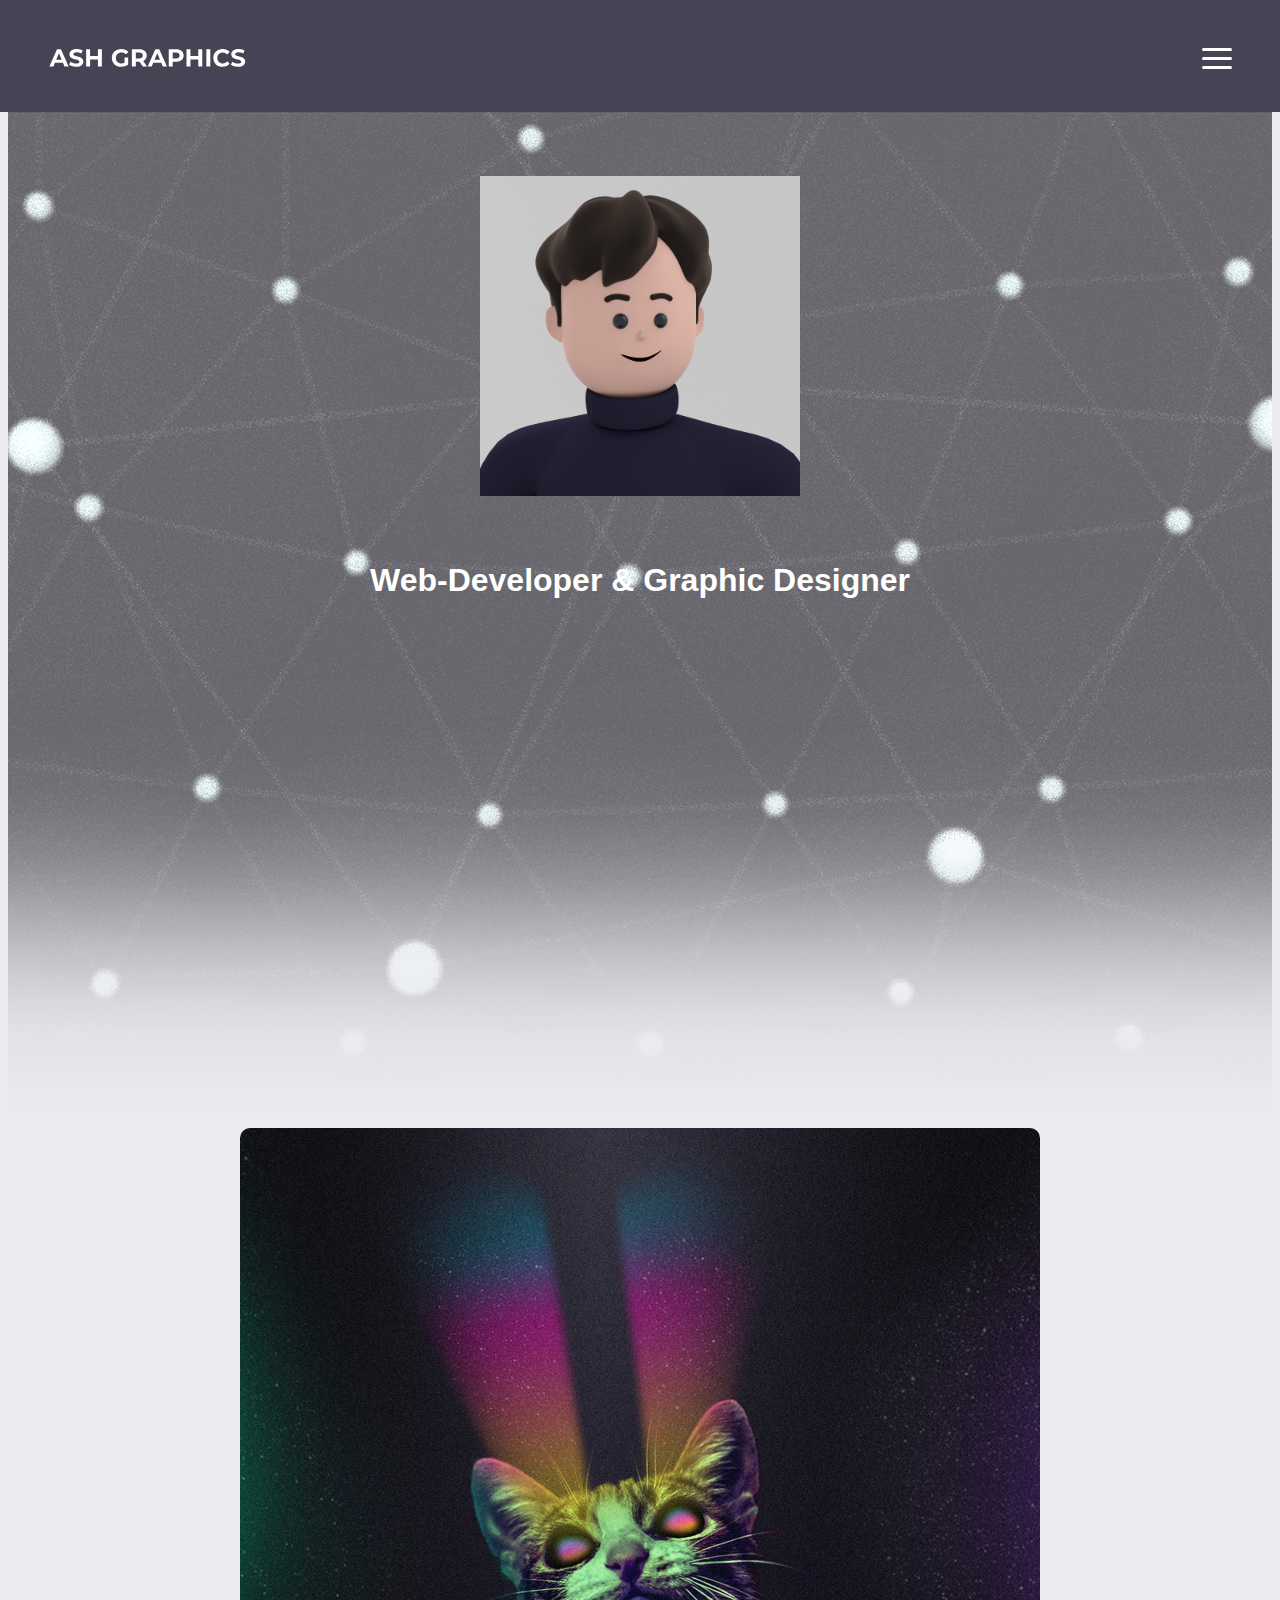
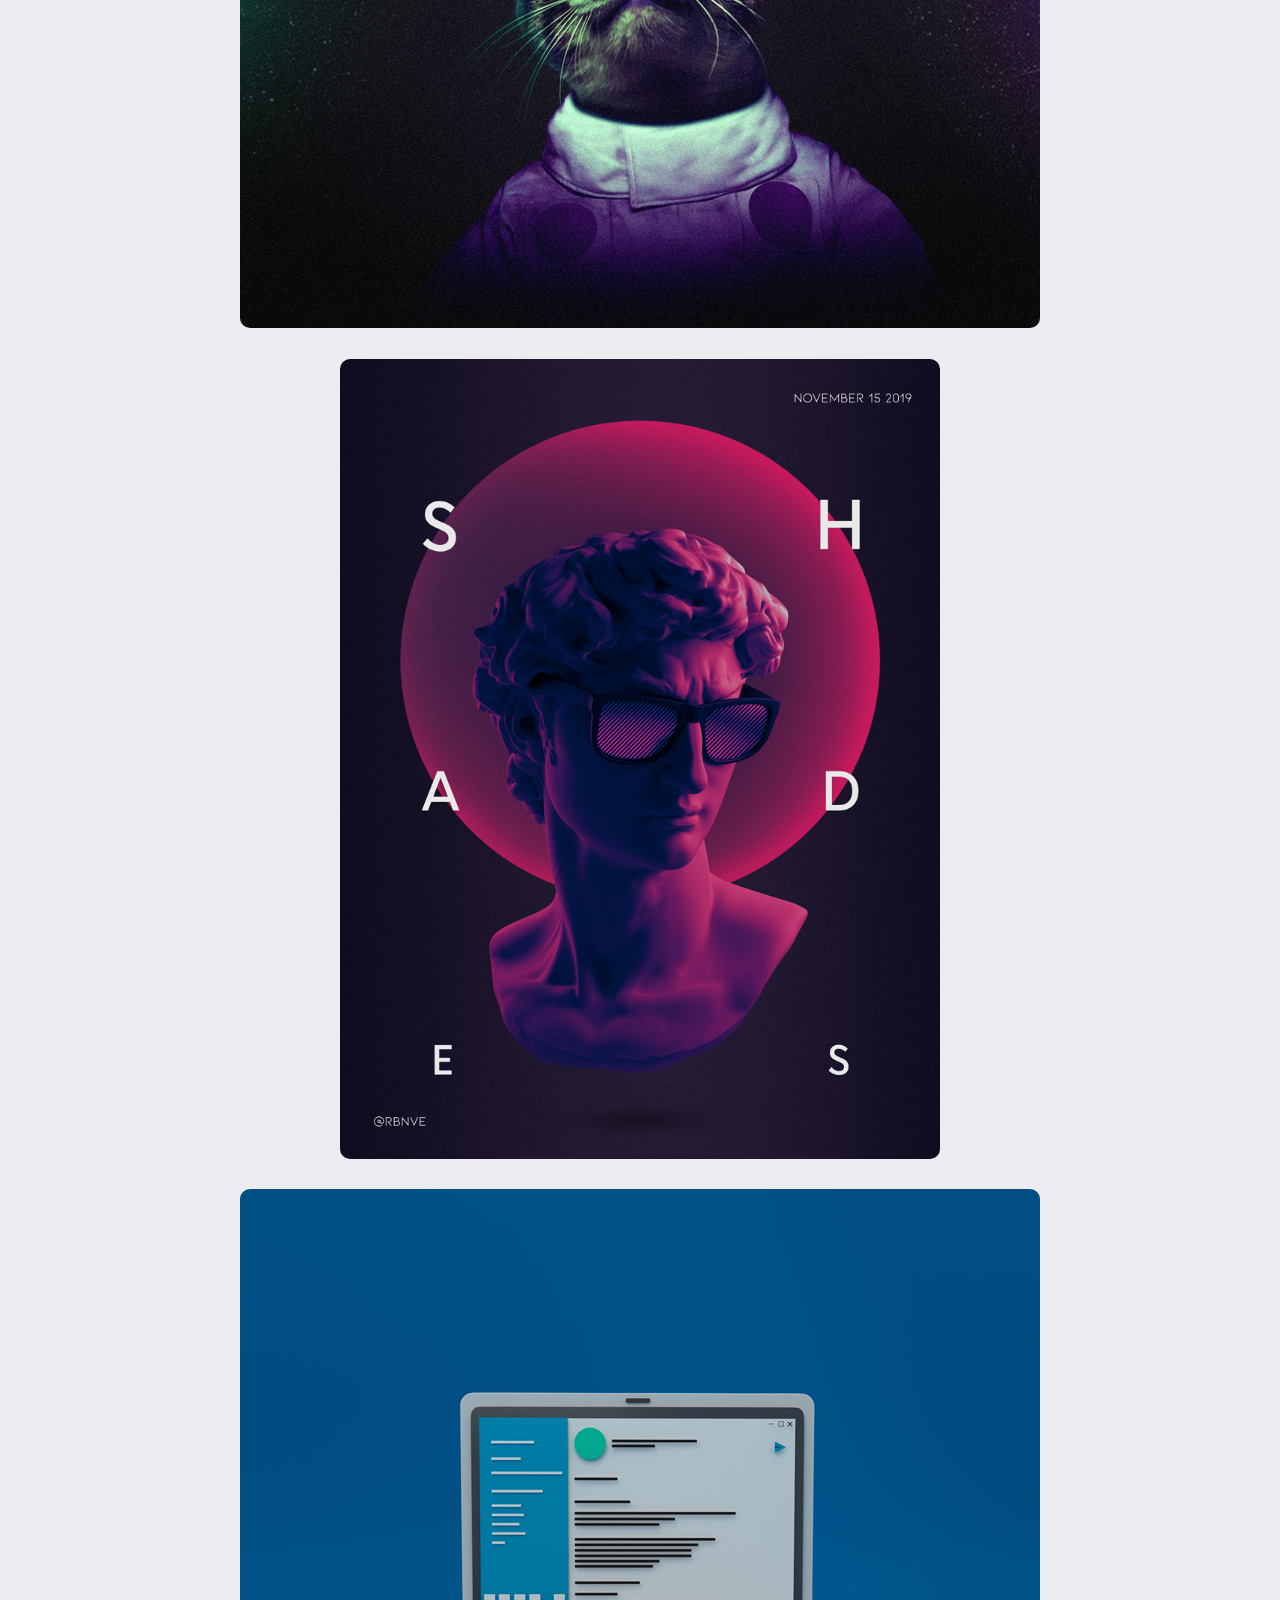
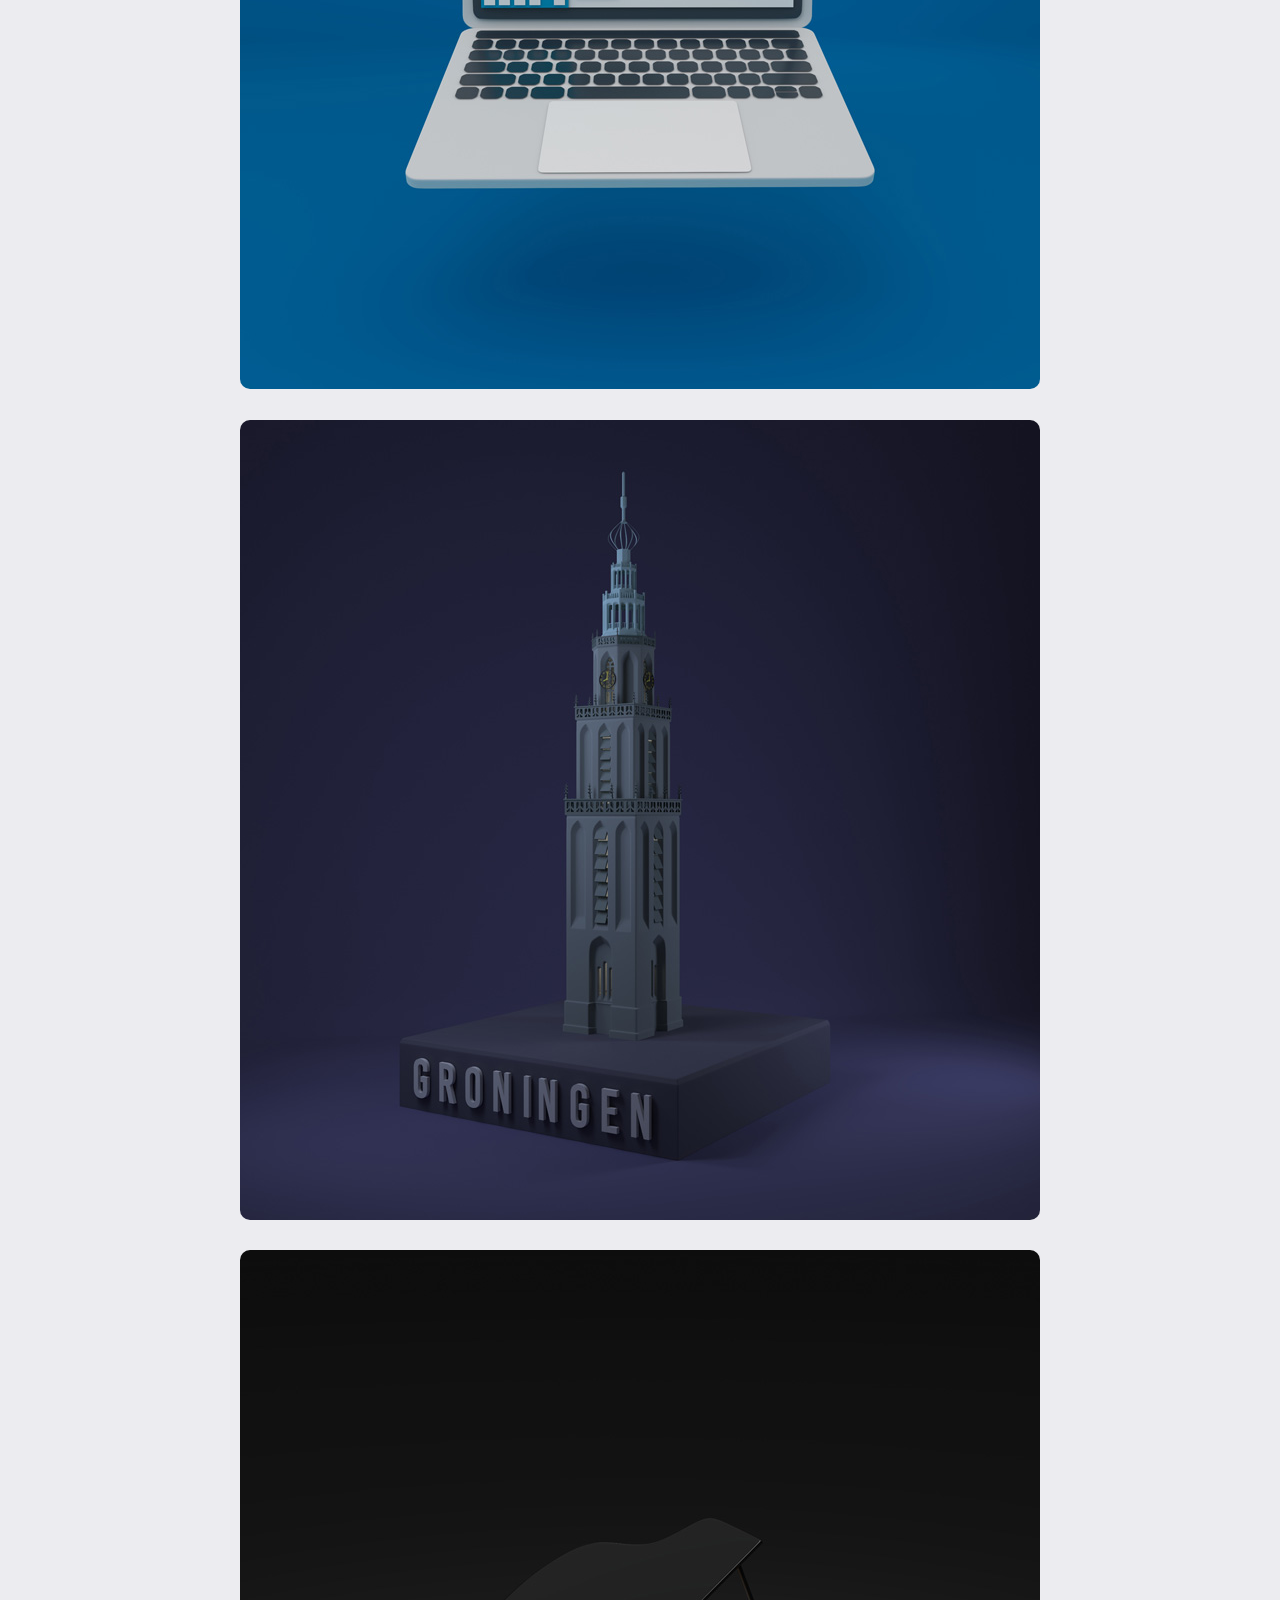
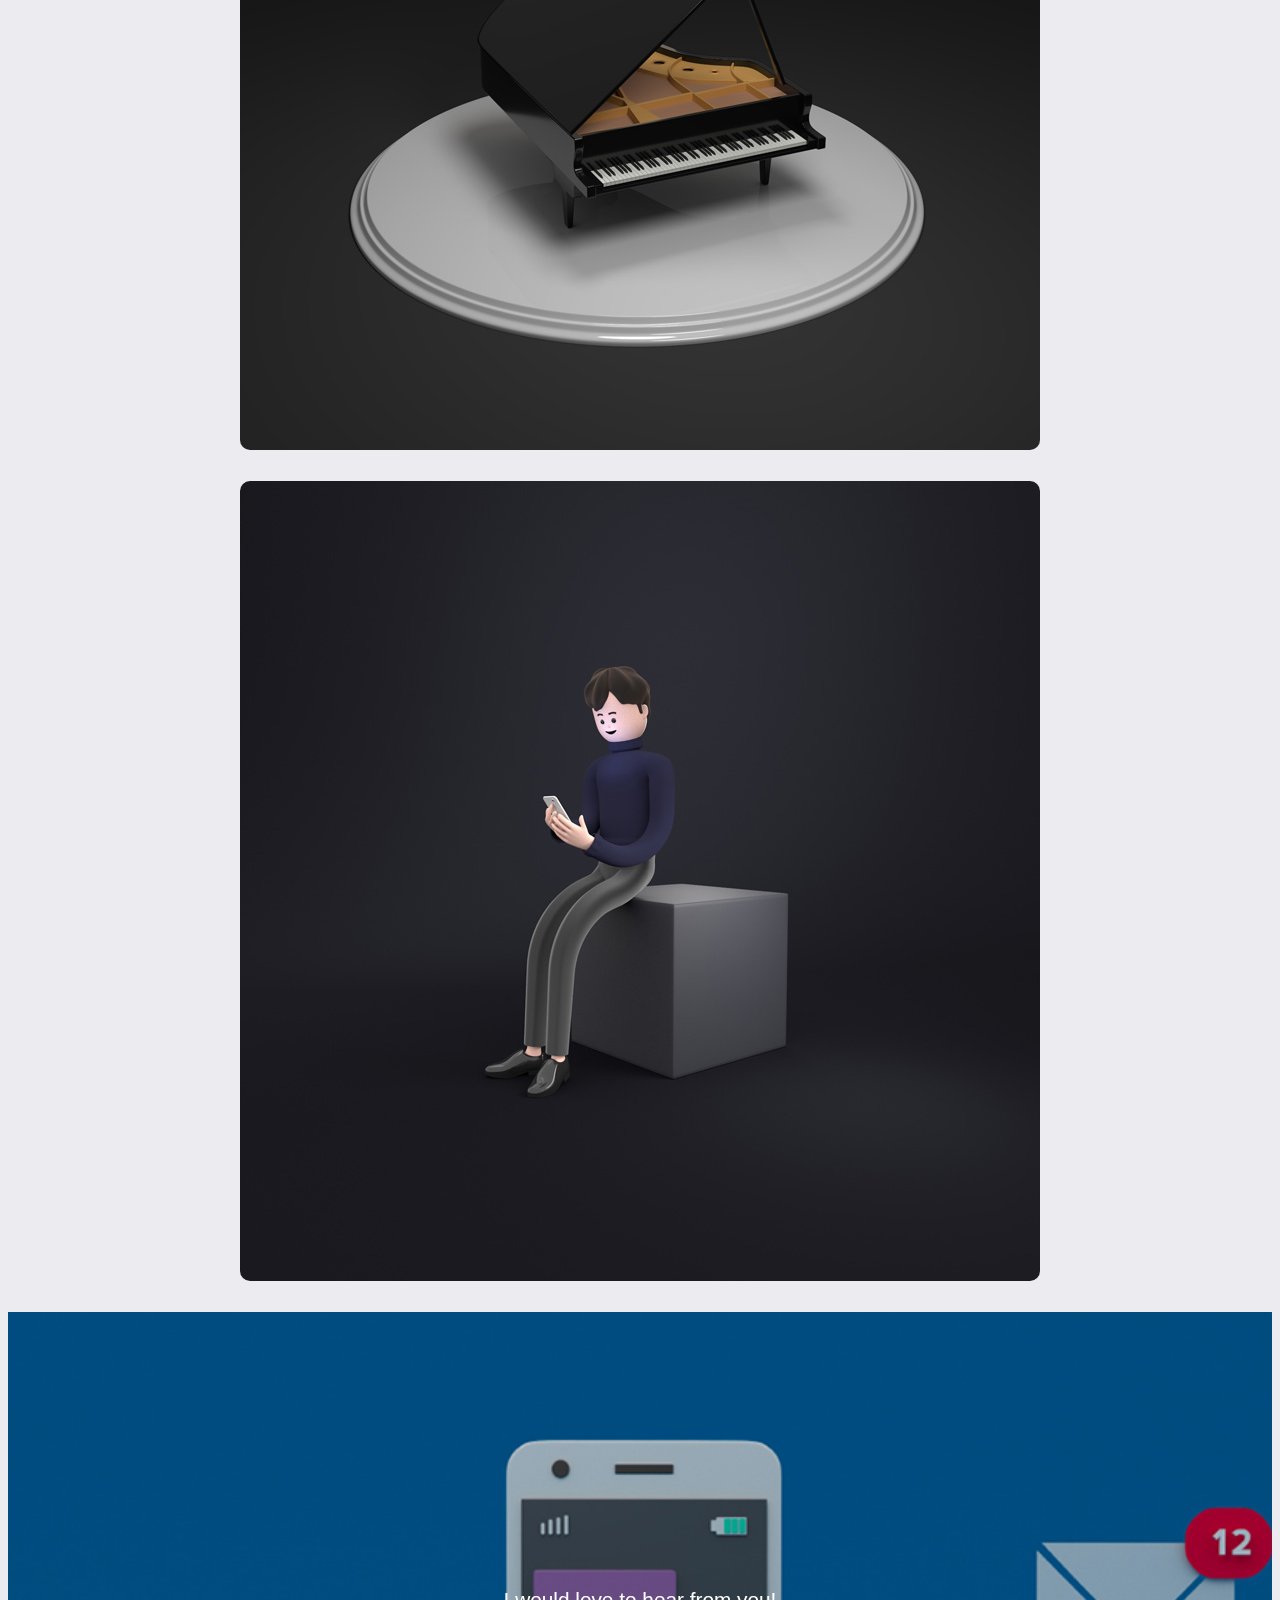
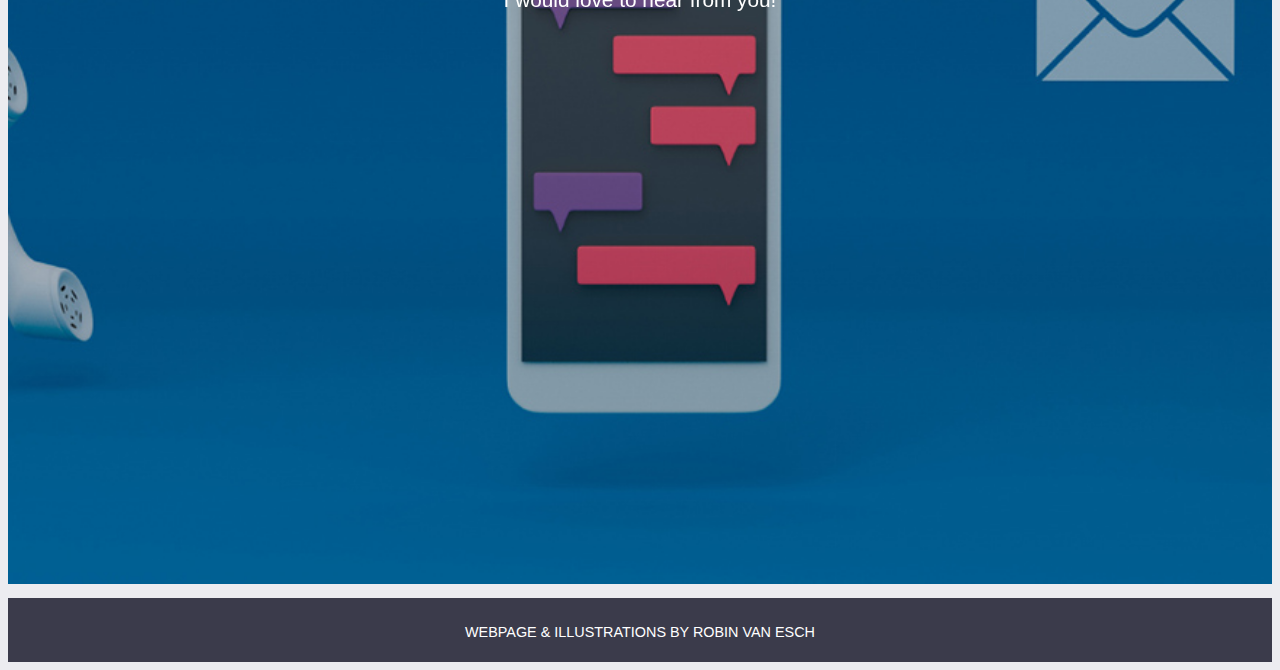
<file: Portfolio-V2/index.html>
<!doctype html>
<html lang="en">

<head>
  <script src="https://ajax.googleapis.com/ajax/libs/jquery/3.5.1/jquery.min.js"></script>
   
  <meta charset="utf-8">
  <meta name="viewport" content="width=device-width, initial-scale=1, shrink-to-fit=no">
  <link rel="stylesheet" href="https://stackpath.bootstrapcdn.com/bootstrap/4.1.3/css/bootstrap.min.css"
    integrity="sha384-MCw98/SFnGE8fJT3GXwEOngsV7Zt27NXFoaoApmYm81iuXoPkFOJwJ8ERdknLPMO" crossorigin="anonymous">
    <link rel="preconnect" href="https://fonts.gstatic.com">
    <link href="https://fonts.googleapis.com/css2?family=Josefin+Sans:wght@700&display=swap" rel="stylesheet">  
  
    
  <link rel="stylesheet" href="css/style.css">
  <title>ASH Graphics</title>
</head>
 <!--Light-theme is base, Dark-modus can be toggled in the navigation bar-->
<body class="light-theme">

  <header>

    <div class="header-background light-theme">
      <a href="index.html">
        <img src="images/icons/logo.svg" class="logo1" alt="200x20">
        <img src="images/icons/logo2.svg" class="logo2" alt="20x20">
      </a>
      <nav class="main-nav">
        <a class="toggle-button">
          <span class="bar1"></span>
          <span class="bar2"></span>
          <span class="bar3"></span>
        </a>
        <div class="nav-links">
          <ul>
            <li> <a href="">Home</a>
            </li>
            <li> <a href="index.html#portfolio">Portfolio</a>
            </li>
            <li> <a href="contact.html">Contact</a>
            </li>
            <li> <img src="images/icons/darkmode.svg" class="darkmode" alt="20x20">
            </li>
          </ul>
        </div>
      </nav>
    </div>

  </header>
  <!--Work.html is Fetched and inserted in Illustration-overlay-->
  <main id="illustration-overlay">
  <section class="jumbotron text-center mb-0 h-25 d-inline-block" style="width: 100%;">
    
    <div class="about">
      <img class="about-img rounded-circle" alt="100x100"
        src="./images/character-closeup.jpg" data-holder-rendered="true">
      <h1>Web-Developer & Graphic Designer</h1>
    </div>
  </section>
  <div class="gridbox" id ="portfolio">
    <div class="container-fluid">
      <div class="row text-center">
        <div class="image-box col-lg-4 col-md-4 col-4 col-xs col-12">
            
            <img class="images shadow img-fluid img-responsive" alt="800x800"
              src="./images/spacekitten.jpg"> 
            
        </div>
        <div class="image-box col-lg-4 col-md-4 col-4 col-xs col-12">
          
            <img class="images shadow img-fluid img-responsive" alt="800x1067"
              src="./images/shades.jpg"> 
         
        </div>
        <div class="image-box col-lg-4 col-md-4 col-4 col-xs col-12">
          
            <img class="images shadow img-fluid img-responsive" alt="800x800"
              src="./images/UI-notebook.jpg"> 
         
        </div>
        <div class="image-box col-lg-4 col-md-4 col-4 col-xs col-12">
          
            <img class="images shadow img-fluid img-responsive" alt="800x800"
              src="./images/tower-groningen.jpg"> 
          
        </div>
        <div class="image-box col-lg-4 col-md-4 col-4 col-xs col-12">
          
            <img class="images shadow img-fluid img-responsive" alt="800x800"
              src="./images/piano-front.jpg"> 
          
        </div>
        <div class="image-box col-lg-4 col-md-4 col-4 col-xs col-12">
          
            <img class="images shadow img-fluid img-responsive" alt="800x800"
              src="./images/character-phone.jpg"> 
          
        </div>
      </div>
    </div>
  </div>
  
  <section class="main-contact jumbotron text-center mb-0 d-inline-block light-theme" style="width: 100%;">
      <a href="contact.html">
      <span class="contact">I would love to hear from you!</span>
      </a>
  </section>
</main>

  <footer class="footer"></footer>

  <script src="js/app.js"></script>
  <script src="https://code.jquery.com/jquery-3.3.1.slim.min.js"
    integrity="sha384-q8i/X+965DzO0rT7abK41JStQIAqVgRVzpbzo5smXKp4YfRvH+8abtTE1Pi6jizo"
    crossorigin="anonymous"></script>
  <script src="https://cdnjs.cloudflare.com/ajax/libs/popper.js/1.14.3/umd/popper.min.js"
    integrity="sha384-ZMP7rVo3mIykV+2+9J3UJ46jBk0WLaUAdn689aCwoqbBJiSnjAK/l8WvCWPIPm49"
    crossorigin="anonymous"></script>
  <script src="https://stackpath.bootstrapcdn.com/bootstrap/4.1.3/js/bootstrap.min.js"
    integrity="sha384-ChfqqxuZUCnJSK3+MXmPNIyE6ZbWh2IMqE241rYiqJxyMiZ6OW/JmZQ5stwEULTy"
    crossorigin="anonymous"></script>
</body>
</html>
</file>
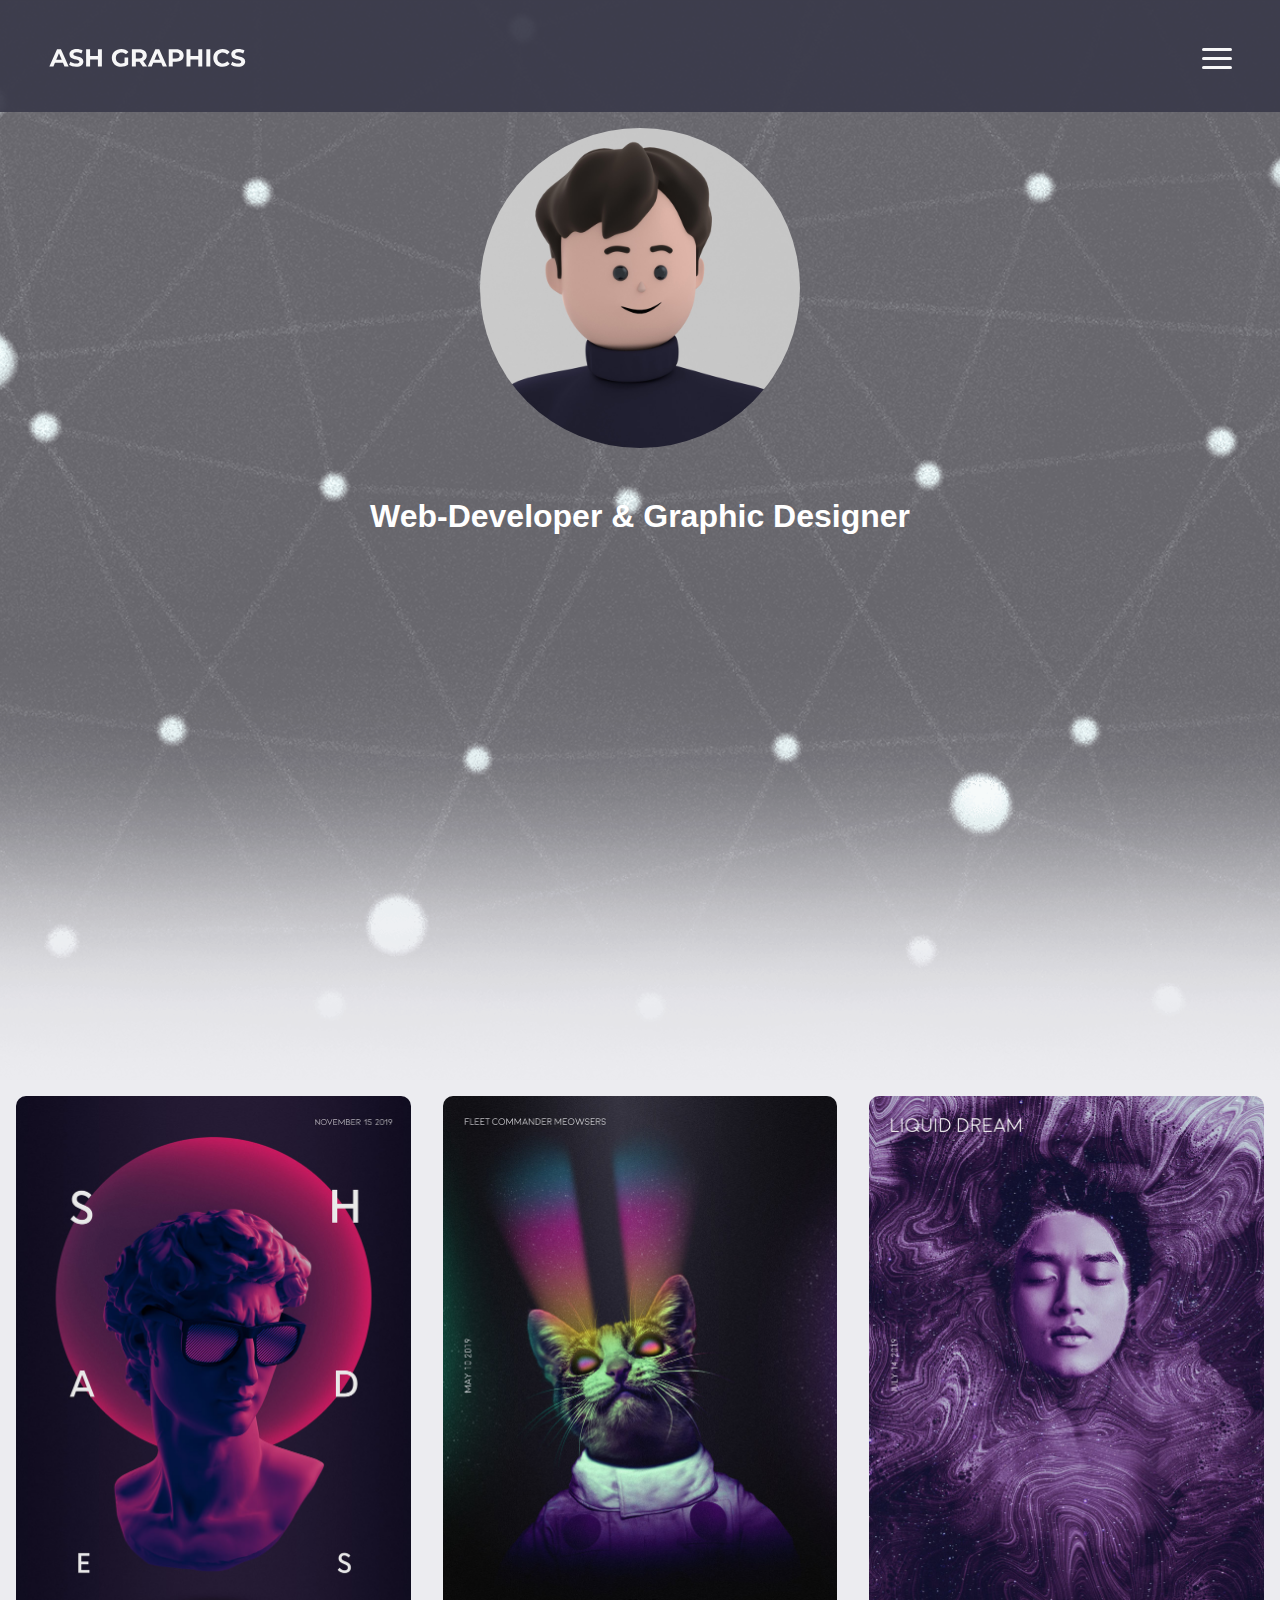
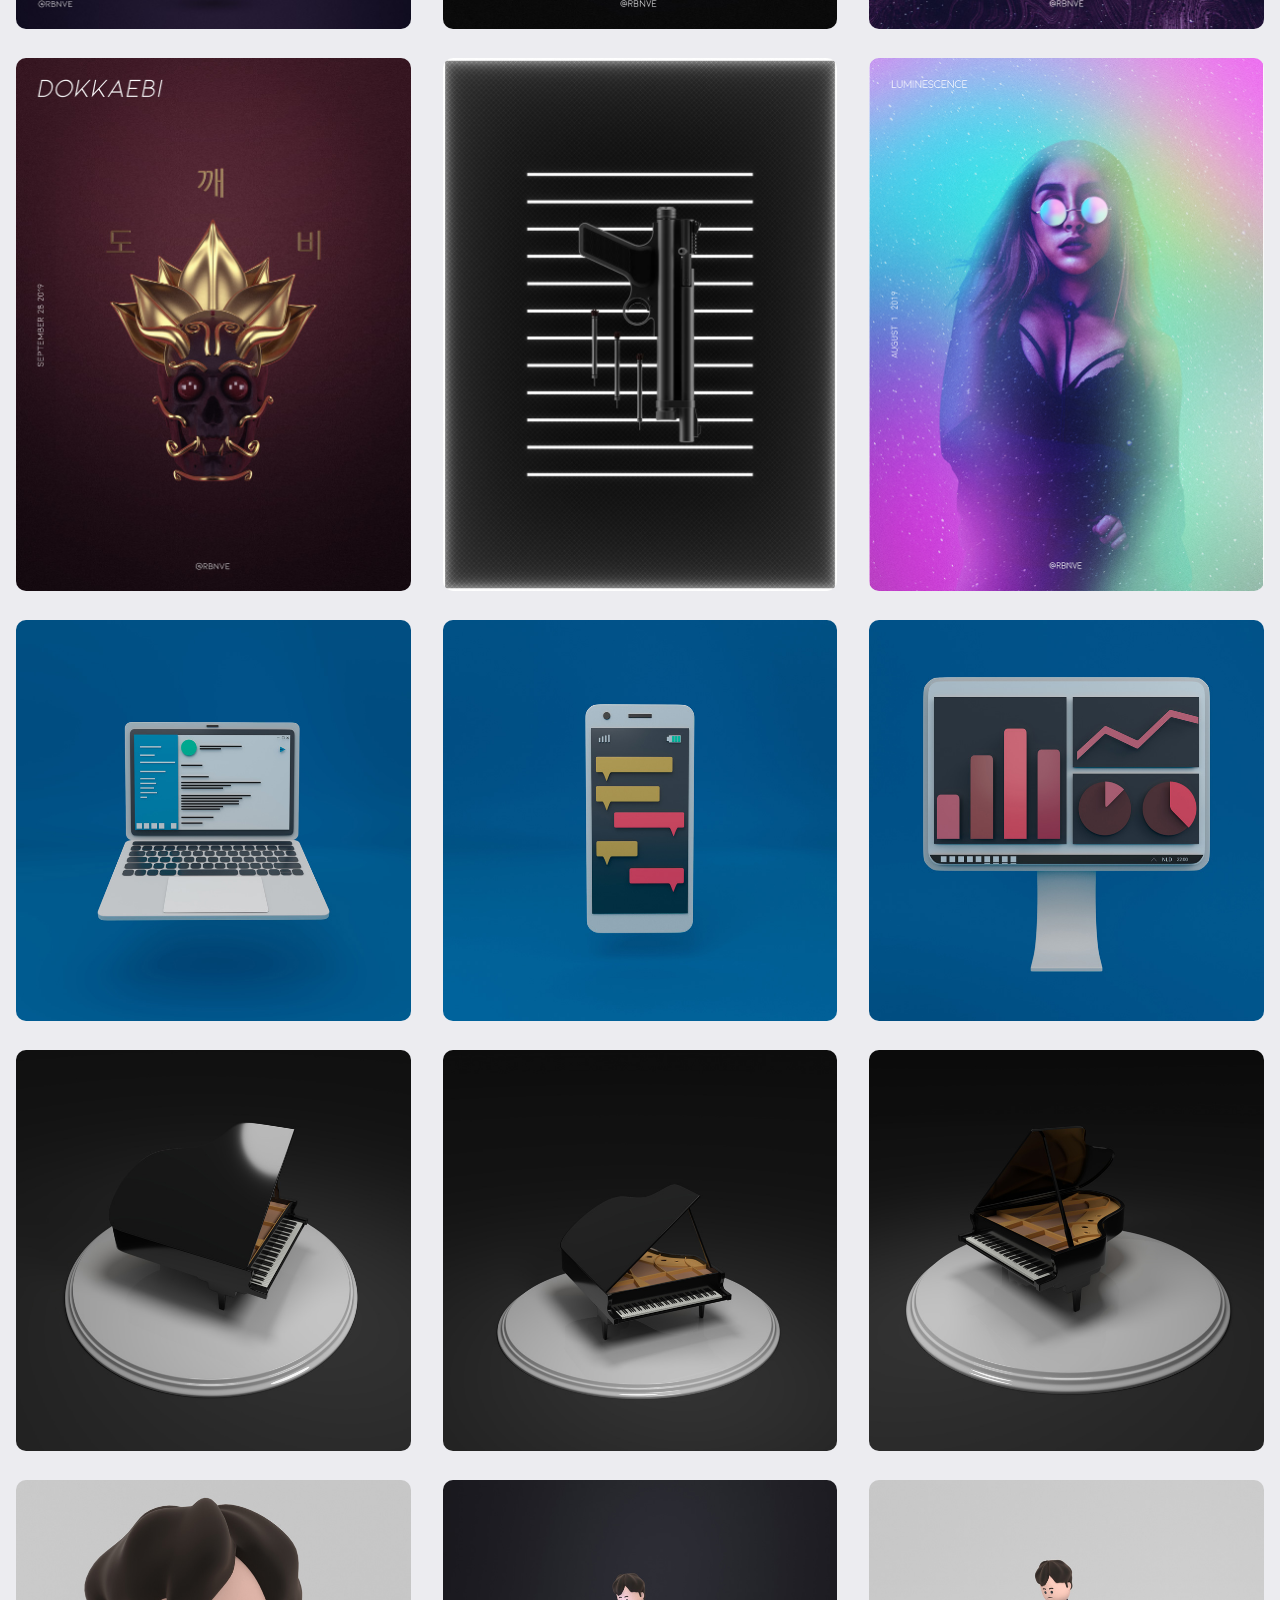
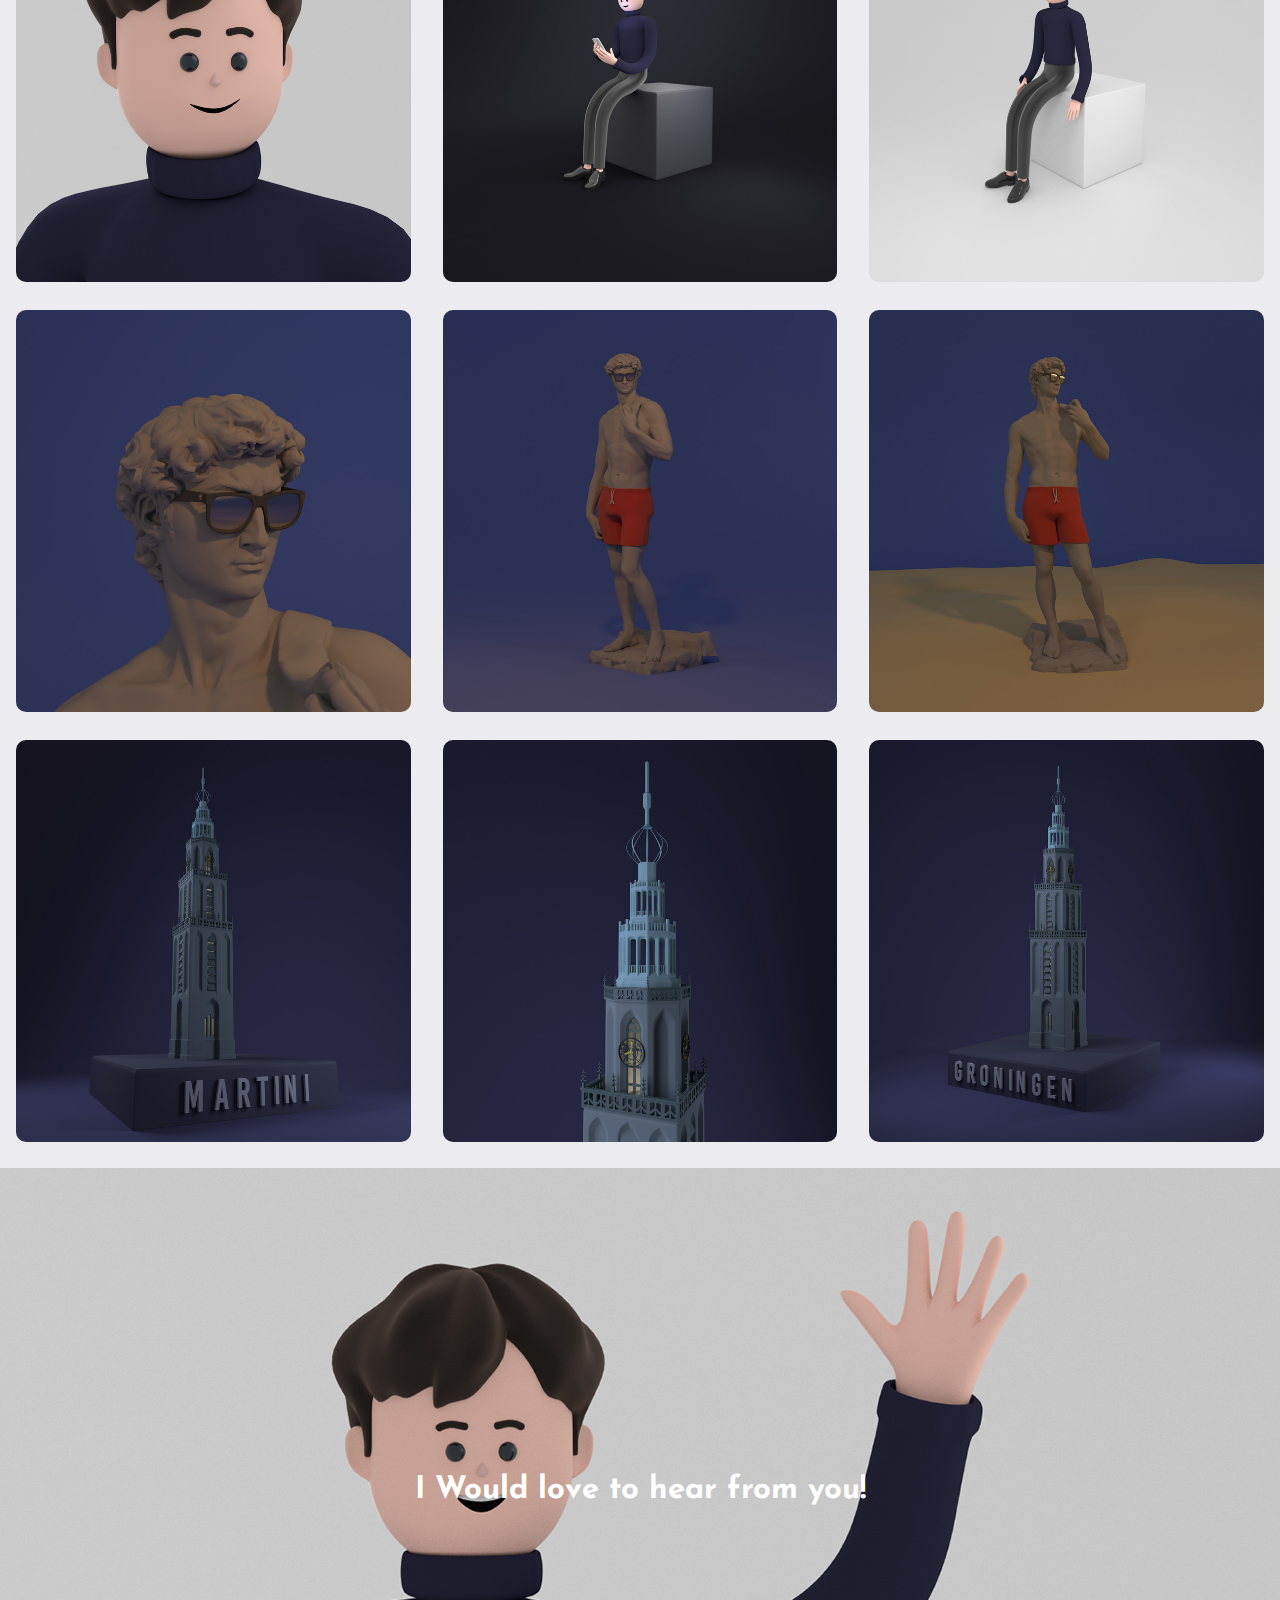
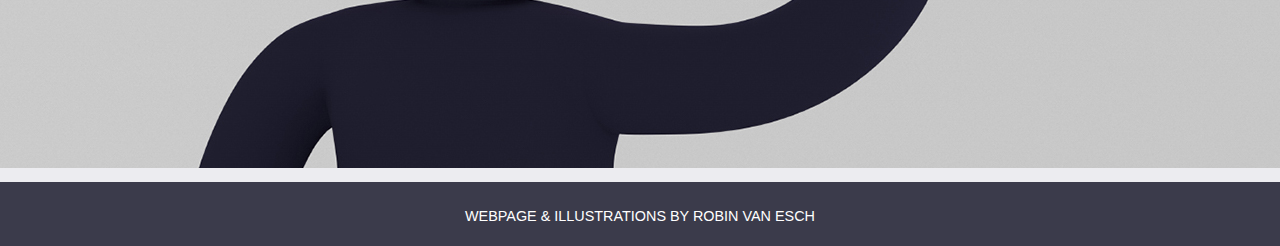
<file: Portfolio-V3/index.html>
<!doctype html>
<html lang="en">

<head>
  <script src="https://ajax.googleapis.com/ajax/libs/jquery/3.5.1/jquery.min.js"></script>

  <meta charset="utf-8">
  <meta name="viewport" content="width=device-width, initial-scale=1, shrink-to-fit=no">
  <link rel="preconnect" href="https://fonts.gstatic.com">
  <link href="https://fonts.googleapis.com/css2?family=Josefin+Sans:wght@700&display=swap" rel="stylesheet">


  <link rel="stylesheet" href="css/style.css">
  <title>ASH Graphics</title>
</head>
<!--Light-theme is base, Dark-modus can be toggled in the navigation bar-->

<body class="light-theme w100 m0">

  <header>

    <div class="header-background light-theme w100 pfixed">
      <a href="index.html">
        <img src="images/icons/logo.svg" class="logo1" alt="200x20">
        <img src="images/icons/logo2.svg" class="logo2" alt="20x20">
      </a>
      <nav class="main-nav">
        <a class="toggle-button dflex pfixed">
          <span class="bar1 bars w100"></span>
          <span class="bar2 bars w100"></span>
          <span class="bar3 bars w100"></span>
        </a>
        <div class="nav-links w100 pfixed">
          <ul class="dflex m0 p0">
            <li> <a href="">Home</a>
            </li>
            <li> <a href="projects.html">Blog</a>
            </li>
            <li> <a href="contact.html">Contact</a>
            </li>
            <li> <img src="images/icons/darkmode.svg" class="darkmode" alt="20x20">
            </li>
          </ul>
        </div>
      </nav>
    </div>

  </header>
    <div class="about w100">
      <img class="about-img" alt="100x100" src="./images/character-closeup.jpg"
        data-holder-rendered="true">
      <h1>Web-Developer & Graphic Designer</h1>
    </div>

    <div class="gridbox">
      <div class="image-box light-theme">
        <img class="images w100" alt="800x1067" src="./images/shades.jpg">
        <div class="textbox dflex">
          <h4>Title</h4>
          <p>Lorem ipsum dolor sit amet consectetur adipisicing elit. Architecto commodi maiores libero nam iste accusamus possimus, voluptates voluptatem quo amet hic porro unde, ipsam at reprehenderit laudantium qui, id magni? Lorem ipsum dolor sit</p>
        </div>  
      </div>
      <div class="image-box light-theme">
        <img class="images w100" alt="800x800" src="./images/spacekitten-poster.jpg">
        <div class="textbox dflex">
          <h4>Title</h4>
          <p>Lorem ipsum dolor sit amet consectetur adipisicing elit. Architecto commodi maiores libero nam iste accusamus possimus, voluptates voluptatem quo amet hic porro unde, ipsam at reprehenderit laudantium qui, id magni? Lorem ipsum dolor sit</p>
        </div>   
      </div>
      <div class="image-box light-theme">
        <img class="images w100" alt="800x1067" src="./images/liquiddream.jpg">
        <div class="textbox dflex">
          <h4>Title</h4>
          <p>Lorem ipsum dolor sit amet consectetur adipisicing elit. Architecto commodi maiores libero nam iste accusamus possimus, voluptates voluptatem quo amet hic porro unde, ipsam at reprehenderit laudantium qui, id magni? Lorem ipsum dolor sit</p>
        </div>  
      </div>
      <div class="image-box light-theme">
        <img class="images w100" alt="800x800" src="./images/dokkaebi.jpg">
        <div class="textbox dflex">
          <h4>Title</h4>
          <p>Lorem ipsum dolor sit amet consectetur adipisicing elit. Architecto commodi maiores libero nam iste accusamus possimus, voluptates voluptatem quo amet hic porro unde, ipsam at reprehenderit laudantium qui, id magni? Lorem ipsum dolor sit</p>
        </div>  
      </div>
      <div class="image-box light-theme">
        <img class="images w100" alt="800x800" src="./images/product-render.jpg">
        <div class="textbox dflex">
          <h4>Title</h4>
          <p>Lorem ipsum dolor sit amet consectetur adipisicing elit. Architecto commodi maiores libero nam iste accusamus possimus, voluptates voluptatem quo amet hic porro unde, ipsam at reprehenderit laudantium qui, id magni? Lorem ipsum dolor sit</p>
        </div>  
      </div>
      <div class="image-box light-theme">
        <img class="images w100" alt="800x800" src="./images/Luminescence.jpg">
        <div class="textbox dflex">
          <h4>Title</h4>
          <p>Lorem ipsum dolor sit amet consectetur adipisicing elit. Architecto commodi maiores libero nam iste accusamus possimus, voluptates voluptatem quo amet hic porro unde, ipsam at reprehenderit laudantium qui, id magni? Lorem ipsum dolor sit</p>
        </div>  
      </div>
      <div class="image-box light-theme">
        <img class="images w100" alt="800x800" src="./images/UI-notebook.jpg">
        <div class="textbox dflex">
          <h4>Title</h4>
          <p>Lorem ipsum dolor sit amet consectetur adipisicing elit. Architecto commodi maiores libero nam iste accusamus possimus, voluptates voluptatem quo amet hic porro unde, ipsam at reprehenderit laudantium qui, id magni? Lorem ipsum dolor sit</p>
        </div>  
      </div>
      <div class="image-box light-theme">
        <img class="images w100" alt="800x800" src="./images/UI-mobile.jpg">
        <div class="textbox dflex">
          <h4>Title</h4>
          <p>Lorem ipsum dolor sit amet consectetur adipisicing elit. Architecto commodi maiores libero nam iste accusamus possimus, voluptates voluptatem quo amet hic porro unde, ipsam at reprehenderit laudantium qui, id magni? Lorem ipsum dolor sit</p>
        </div>  
      </div>
      <div class="image-box light-theme">
        <img class="images w100" alt="800x800" src="./images/UI-pc.jpg">
        <div class="textbox dflex">
          <h4>Title</h4>
          <p>Lorem ipsum dolor sit amet consectetur adipisicing elit. Architecto commodi maiores libero nam iste accusamus possimus, voluptates voluptatem quo amet hic porro unde, ipsam at reprehenderit laudantium qui, id magni? Lorem ipsum dolor sit</p>
        </div>  
      </div>
      <div class="image-box light-theme">
        <img class="images w100" alt="800x800" src="./images/piano-top.jpg">
        <div class="textbox dflex">
          <h4>Title</h4>
          <p>Lorem ipsum dolor sit amet consectetur adipisicing elit. Architecto commodi maiores libero nam iste accusamus possimus, voluptates voluptatem quo amet hic porro unde, ipsam at reprehenderit laudantium qui, id magni? Lorem ipsum dolor sit</p>
        </div>  
      </div>
      <div class="image-box light-theme">
        <img class="images w100" alt="800x800" src="./images/piano-front.jpg">
        <div class="textbox dflex">
          <h4>Title</h4>
          <p>Lorem ipsum dolor sit amet consectetur adipisicing elit. Architecto commodi maiores libero nam iste accusamus possimus, voluptates voluptatem quo amet hic porro unde, ipsam at reprehenderit laudantium qui, id magni? Lorem ipsum dolor sit</p>
        </div>  
      </div>
      <div class="image-box light-theme">
        <img class="images w100" alt="800x800" src="./images/Piano-frontside.jpg">
        <div class="textbox dflex">
          <h4>Title</h4>
          <p>Lorem ipsum dolor sit amet consectetur adipisicing elit. Architecto commodi maiores libero nam iste accusamus possimus, voluptates voluptatem quo amet hic porro unde, ipsam at reprehenderit laudantium qui, id magni? Lorem ipsum dolor sit</p>
        </div>  
      </div>
      <div class="image-box light-theme">
        <img class="images w100" alt="800x800" src="./images/character-closeup.jpg">
        <div class="textbox dflex">
          <h4>Title</h4>
          <p>Lorem ipsum dolor sit amet consectetur adipisicing elit. Architecto commodi maiores libero nam iste accusamus possimus, voluptates voluptatem quo amet hic porro unde, ipsam at reprehenderit laudantium qui, id magni? Lorem ipsum dolor sit</p>
        </div>  
      </div>
      <div class="image-box light-theme">
        <img class="images w100" alt="800x800" src="./images/character-phone.jpg">
        <div class="textbox dflex">
          <h4>Title</h4>
          <p>Lorem ipsum dolor sit amet consectetur adipisicing elit. Architecto commodi maiores libero nam iste accusamus possimus, voluptates voluptatem quo amet hic porro unde, ipsam at reprehenderit laudantium qui, id magni? Lorem ipsum dolor sit</p>
        </div>  
      </div>
      <div class="image-box light-theme">
        <img class="images w100" alt="800x800" src="./images/character-sad.jpg">
        <div class="textbox dflex">
          <h4>Title</h4>
          <p>Lorem ipsum dolor sit amet consectetur adipisicing elit. Architecto commodi maiores libero nam iste accusamus possimus, voluptates voluptatem quo amet hic porro unde, ipsam at reprehenderit laudantium qui, id magni? Lorem ipsum dolor sit</p>
        </div>  
      </div>
      <div class="image-box light-theme">
        <img class="images w100" alt="800x800" src="./images/david-1.jpg">
        <div class="textbox dflex">
          <h4>Title</h4>
          <p>Lorem ipsum dolor sit amet consectetur adipisicing elit. Architecto commodi maiores libero nam iste accusamus possimus, voluptates voluptatem quo amet hic porro unde, ipsam at reprehenderit laudantium qui, id magni? Lorem ipsum dolor sit</p>
        </div>  
      </div>
      <div class="image-box light-theme">
        <img class="images w100" alt="800x800" src="./images/david-2.jpg">
        <div class="textbox dflex">
          <h4>Title</h4>
          <p>Lorem ipsum dolor sit amet consectetur adipisicing elit. Architecto commodi maiores libero nam iste accusamus possimus, voluptates voluptatem quo amet hic porro unde, ipsam at reprehenderit laudantium qui, id magni? Lorem ipsum dolor sit</p>
        </div>  
      </div>
      <div class="image-box light-theme">
        <img class="images w100" alt="800x800" src="./images/david-4.jpg">
        <div class="textbox dflex">
          <h4>Title</h4>
          <p>Lorem ipsum dolor sit amet consectetur adipisicing elit. Architecto commodi maiores libero nam iste accusamus possimus, voluptates voluptatem quo amet hic porro unde, ipsam at reprehenderit laudantium qui, id magni? Lorem ipsum dolor sit</p>
        </div>  
      </div>

      <div class="image-box light-theme">
        <img class="images w100" alt="800x800" src="./images/tower-martini.jpg">
        <div class="textbox dflex">
          <h4>Title</h4>
          <p>Lorem ipsum dolor sit amet consectetur adipisicing elit. Architecto commodi maiores libero nam iste accusamus possimus, voluptates voluptatem quo amet hic porro unde, ipsam at reprehenderit laudantium qui, id magni? Lorem ipsum dolor sit</p>
        </div>  
      </div>
      <div class="image-box light-theme">
        <img class="images w100" alt="800x800" src="./images/tower-top.jpg">
        <div class="textbox dflex">
          <h4>Title</h4>
          <p>Lorem ipsum dolor sit amet consectetur adipisicing elit. Architecto commodi maiores libero nam iste accusamus possimus, voluptates voluptatem quo amet hic porro unde, ipsam at reprehenderit laudantium qui, id magni? Lorem ipsum dolor sit</p>
        </div>  
      </div>
      <div class="image-box light-theme">
        <img class="images w100" alt="800x800" src="./images/tower-groningen.jpg">
        <div class="textbox dflex">
          <h4>Title</h4>
          <p>Lorem ipsum dolor sit amet consectetur adipisicing elit. Architecto commodi maiores libero nam iste accusamus possimus, voluptates voluptatem quo amet hic porro unde, ipsam at reprehenderit laudantium qui, id magni? Lorem ipsum dolor sit</p>
        </div>  
      </div>
    </div>
    </div>


    <section class="contact light-theme p0">
      <a href="contact.html">
      <h2 class="fBold">I Would love to hear from you!</h2>
      </a>
    </section>
 

  <footer class="footer"></footer>

  <script src="js/app.js"></script>
  <script src="https://code.jquery.com/jquery-3.3.1.slim.min.js"
    integrity="sha384-q8i/X+965DzO0rT7abK41JStQIAqVgRVzpbzo5smXKp4YfRvH+8abtTE1Pi6jizo"
    crossorigin="anonymous"></script>
</body>

</html>
</file>
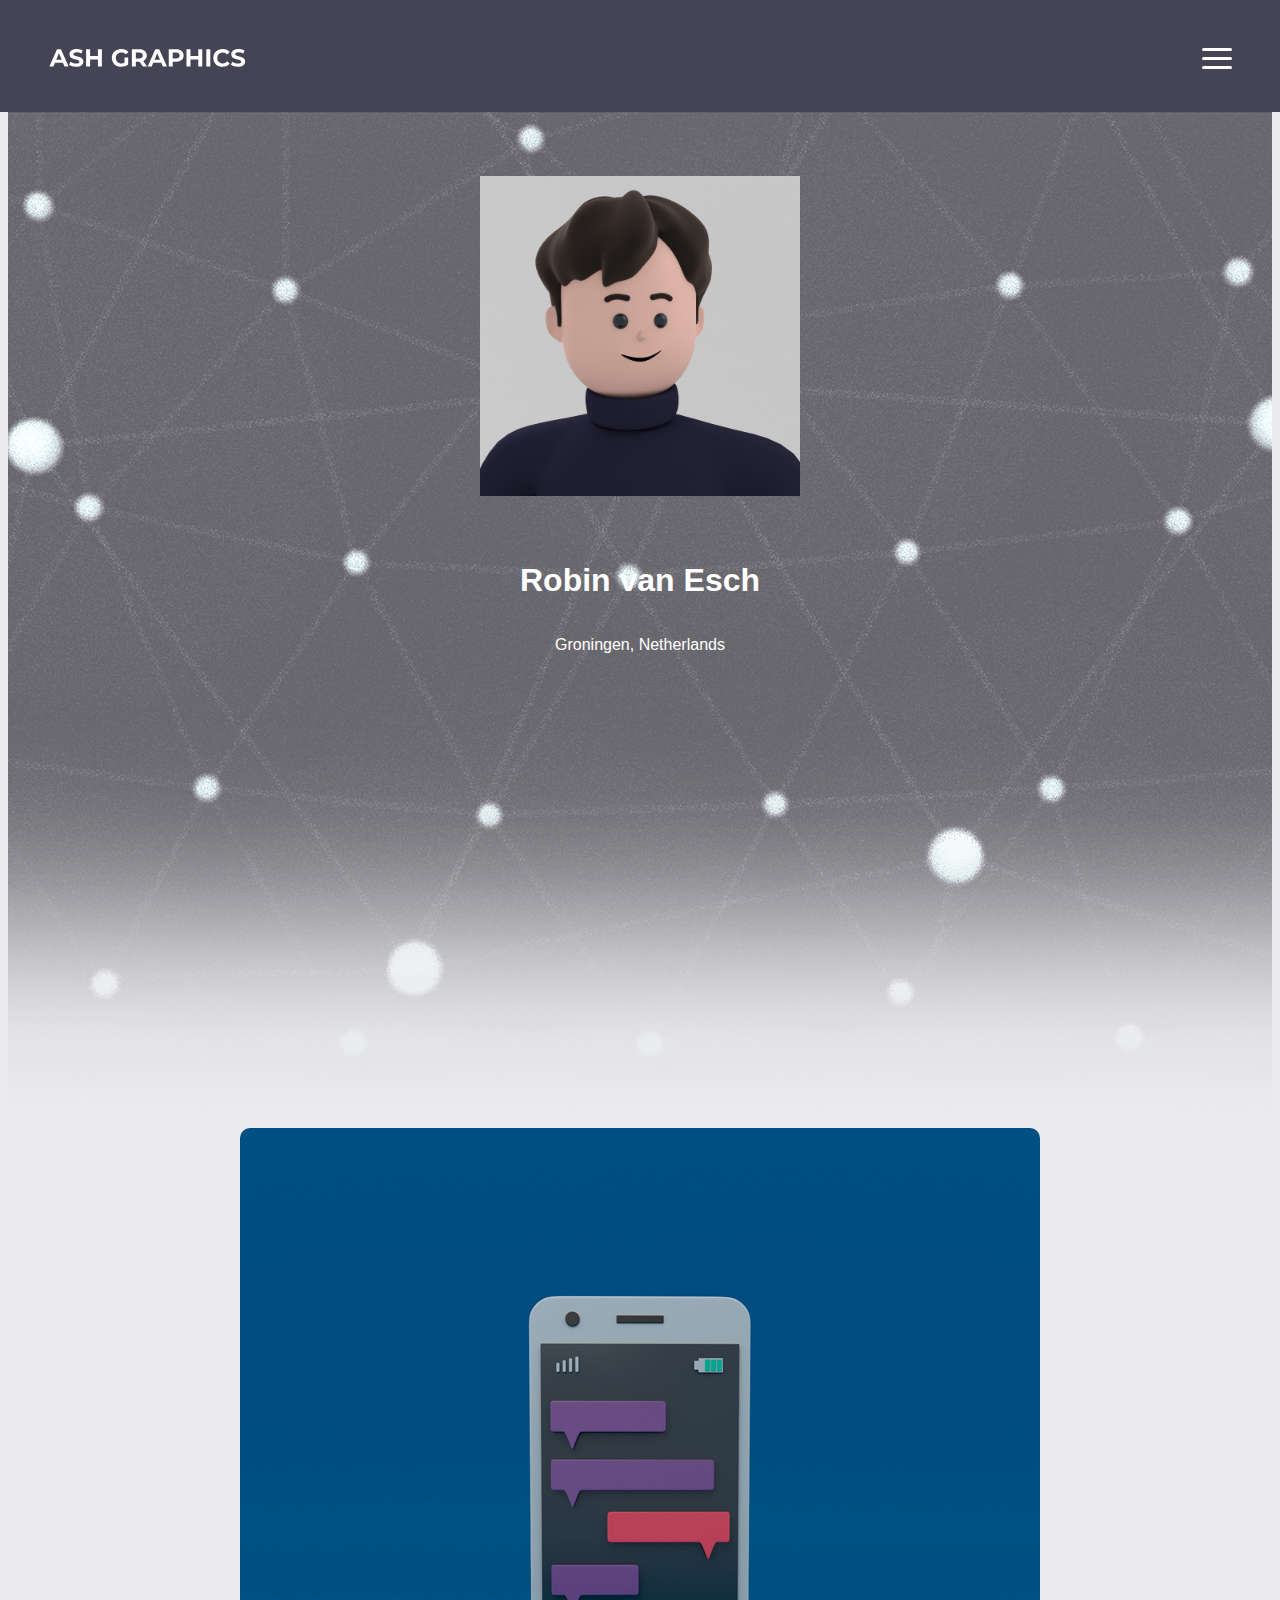
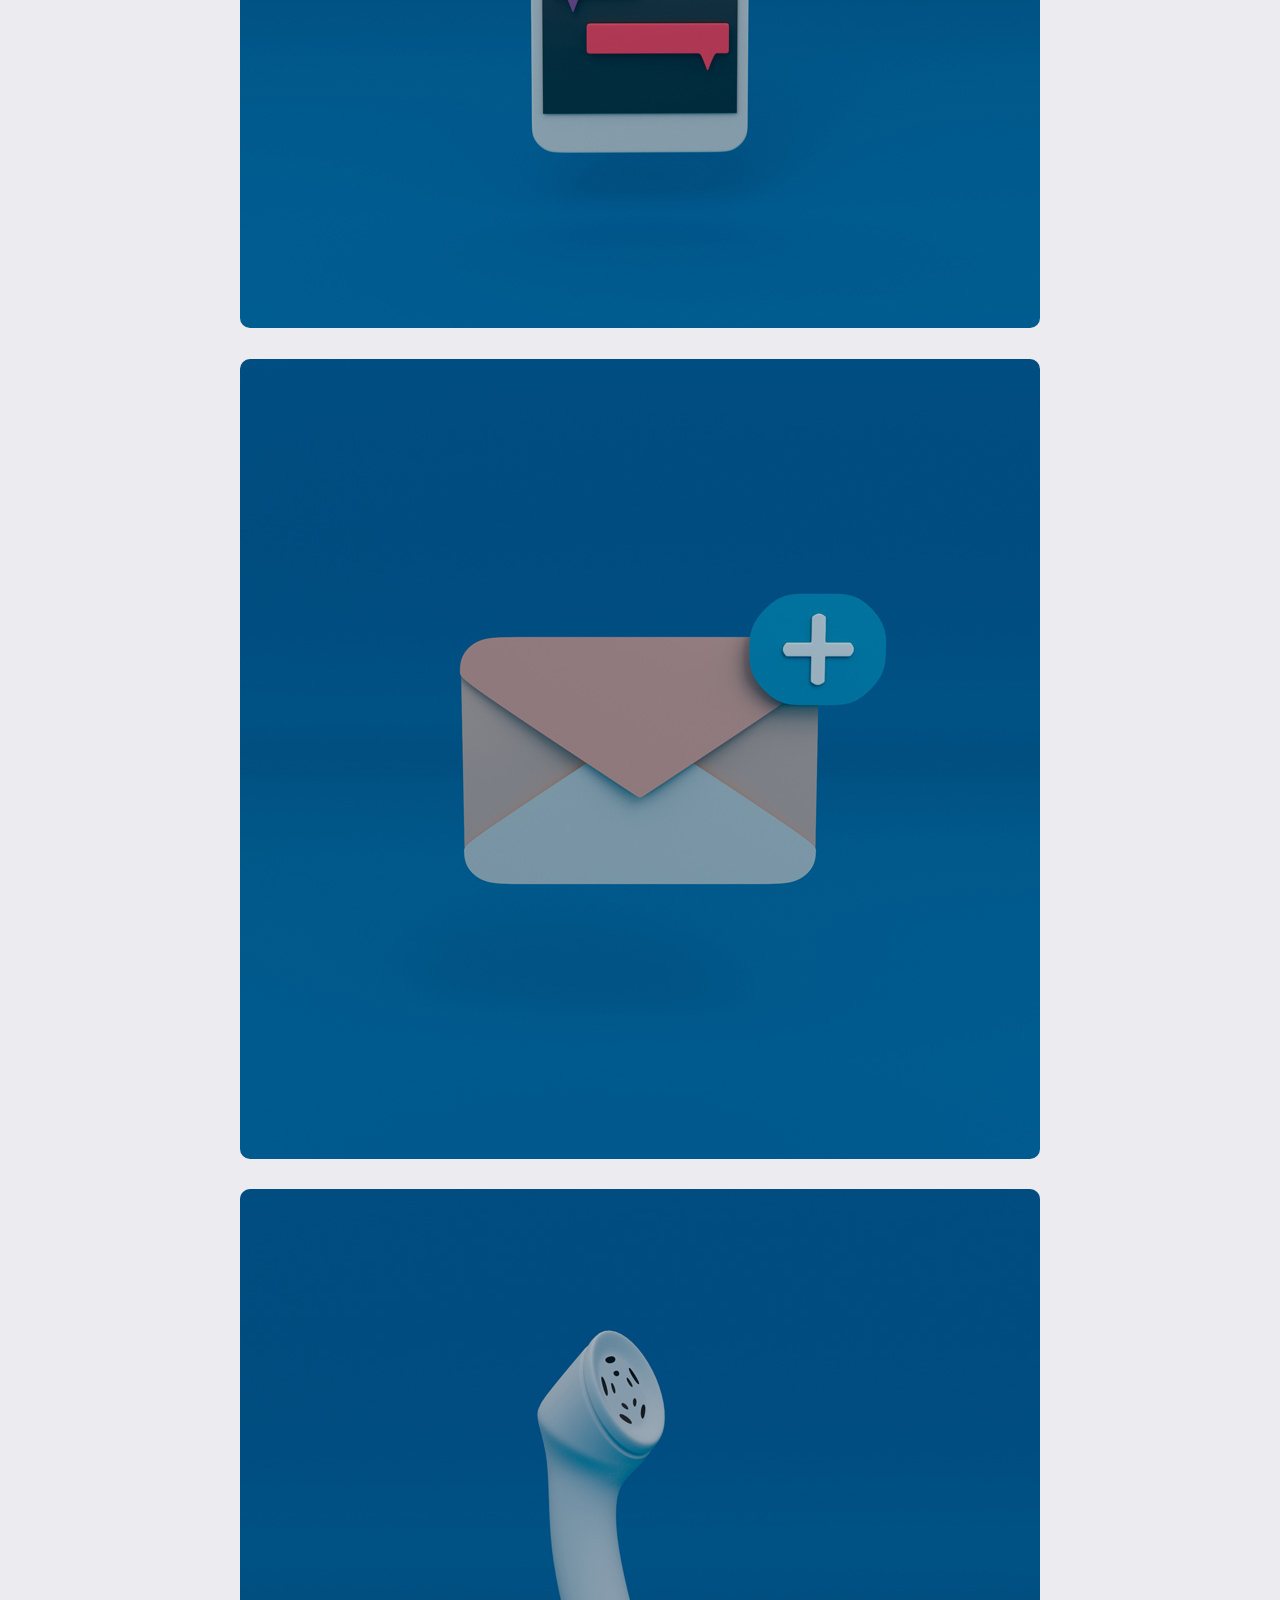
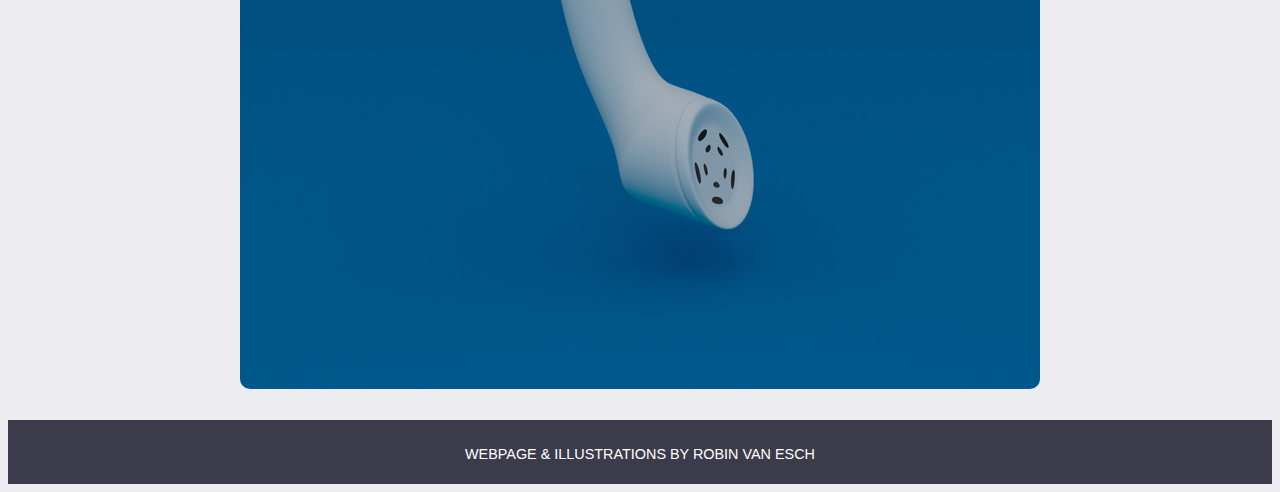
<file: Portfolio-V2/contact.html>
<!doctype html>
<html lang="en">

<head>

    <meta charset="utf-8">
    <meta name="viewport" content="width=device-width, initial-scale=1, shrink-to-fit=no">


    <link rel="stylesheet" href="https://stackpath.bootstrapcdn.com/bootstrap/4.1.3/css/bootstrap.min.css"
        integrity="sha384-MCw98/SFnGE8fJT3GXwEOngsV7Zt27NXFoaoApmYm81iuXoPkFOJwJ8ERdknLPMO" crossorigin="anonymous">
    <link rel="preconnect" href="https://fonts.gstatic.com">
    <link href="https://fonts.googleapis.com/css2?family=Josefin+Sans:wght@700&display=swap" rel="stylesheet">

    <link rel="stylesheet" href="css/style.css">
    <title>ASH Graphics</title>
</head>

<body class="light-theme">

    <header>
        <div class="header-background light-theme">
            <a href="index.html">
                <img src="images/icons/logo.svg" class="logo1" alt="200x20">
                <img src="images/icons/logo2.svg" class="logo2" alt="20x20">
            </a>
            <nav class="main-nav">
                <a class="toggle-button">
                    <span class="bar1"></span>
                    <span class="bar2"></span>
                    <span class="bar3"></span>
                </a>
                <div class="nav-links">
                    <ul>
                        <li> <a href="index.html">Home</a>
                        </li>
                        <li> <a href="index.html#portfolio">Portfolio</a>
                        </li>
                        <li> <a href="contact.html">Contact</a>
                        </li>
                        <li> <img src="images/icons/darkmode.svg" class="darkmode" alt="20x20">
                        </li>
                    </ul>
                </div>
            </nav>
        </div>

    </header>
    <section class="jumbotron text-center mb-0 h-25 d-inline-block" style="width: 100%;">
        <div class="about">
            <img class="about-img rounded-circle" alt="100x100" src="./images/character-closeup.jpg"
                data-holder-rendered="true">
            <h1>Robin van Esch</h1>
            <p>Groningen, Netherlands</p>
        </div>
    </section>
    <div class="gridbox">
        <div class="container-fluid">
            <div class="row text-center contact-img">
                <div class="image-box  col-lg-4 col-md-4 col-4 col-xs col-12 light-theme">
                    <img class="images shadow img-fluid img-responsive" alt="800x800" src="./images/contact-whatsapp.jpg">
                    <div class="textbox">whatsapp</div>
                </div>
                <div class="image-box  col-lg-4 col-md-4 col-4 col-xs col-12 light-theme">
                    <img class="images shadow img-fluid img-responsive" alt="800x800" src="./images/contact-mail.jpg">
                    <div class="textbox">dhrvanesch@gmail.com</div>
                </div>
                <div class="image-box  col-lg-4 col-md-4 col-4 col-xs col-12 light-theme">
                    <img class="images shadow img-fluid img-responsive" alt="800x800" src="./images/contact-phone.jpg">
                    <div class="textbox">06-27470253</div>
                </div>
            </div>
        </div>
    </div>
    <footer class="footer"></footer>

    <script src="js/app.js"></script>
    <script src="https://code.jquery.com/jquery-3.3.1.slim.min.js"
        integrity="sha384-q8i/X+965DzO0rT7abK41JStQIAqVgRVzpbzo5smXKp4YfRvH+8abtTE1Pi6jizo"
        crossorigin="anonymous"></script>
    <script src="https://cdnjs.cloudflare.com/ajax/libs/popper.js/1.14.3/umd/popper.min.js"
        integrity="sha384-ZMP7rVo3mIykV+2+9J3UJ46jBk0WLaUAdn689aCwoqbBJiSnjAK/l8WvCWPIPm49"
        crossorigin="anonymous"></script>
    <script src="https://stackpath.bootstrapcdn.com/bootstrap/4.1.3/js/bootstrap.min.js"
        integrity="sha384-ChfqqxuZUCnJSK3+MXmPNIyE6ZbWh2IMqE241rYiqJxyMiZ6OW/JmZQ5stwEULTy"
        crossorigin="anonymous"></script>
</body>

</html>
</file>
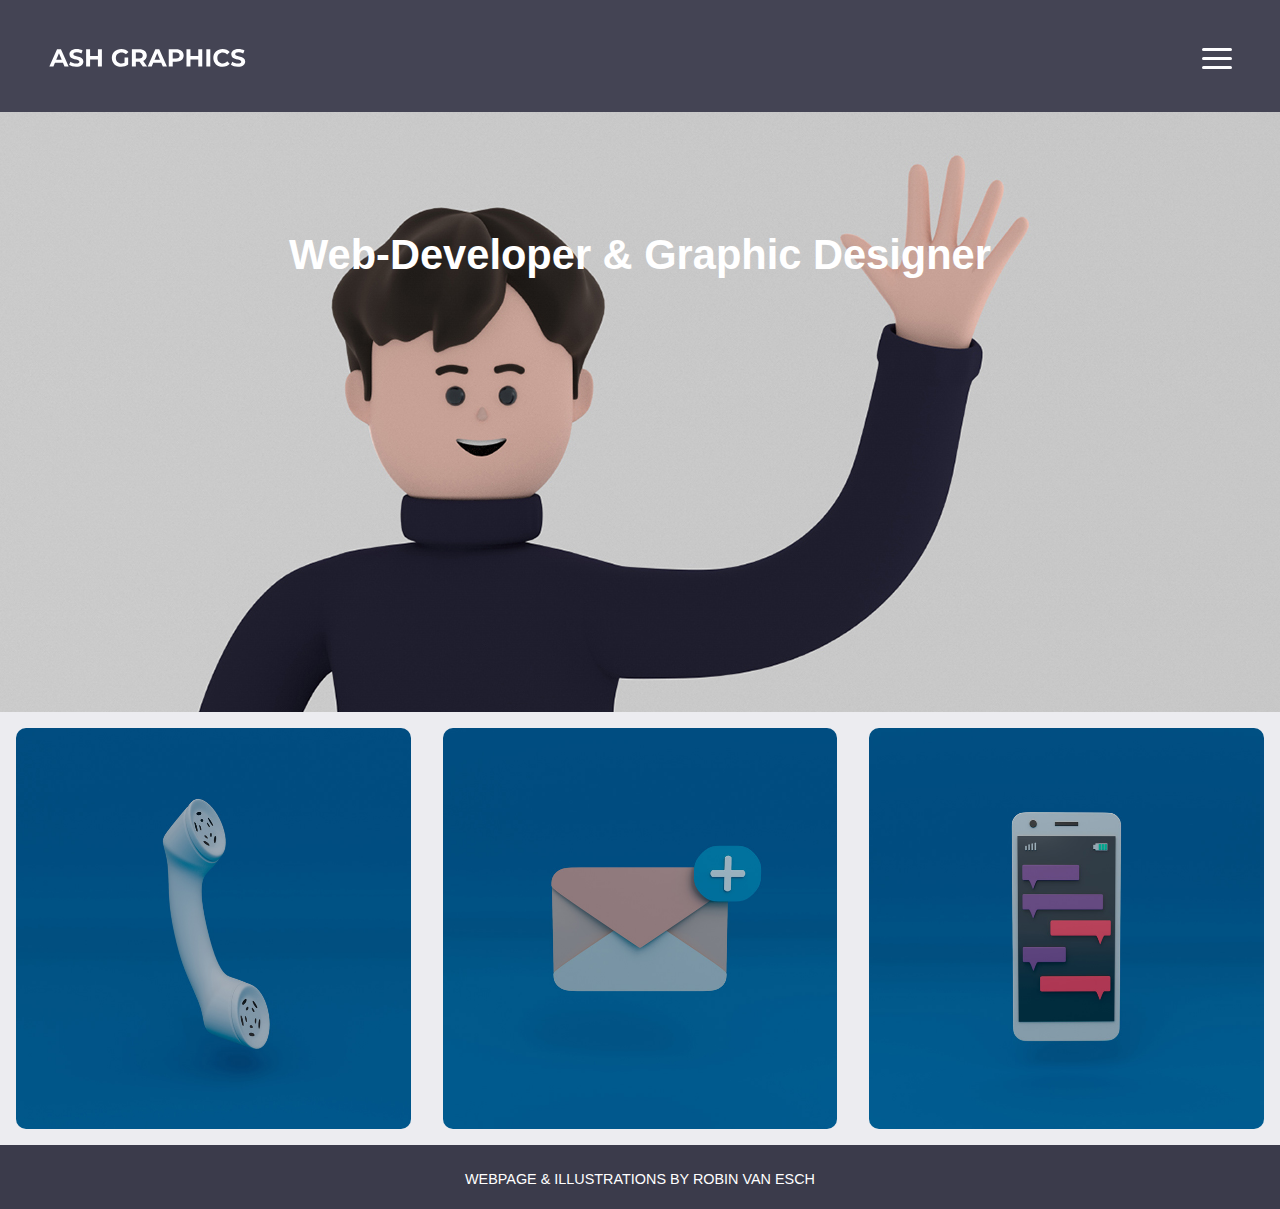
<file: Portfolio-V3/contact.html>
<!doctype html>
<html lang="en">

<head>
  <script src="https://ajax.googleapis.com/ajax/libs/jquery/3.5.1/jquery.min.js"></script>

  <meta charset="utf-8">
  <meta name="viewport" content="width=device-width, initial-scale=1, shrink-to-fit=no">
  <link rel="preconnect" href="https://fonts.gstatic.com">
  <link href="https://fonts.googleapis.com/css2?family=Josefin+Sans:wght@700&display=swap" rel="stylesheet">


  <link rel="stylesheet" href="css/style.css">
  <title>ASH Graphics</title>
</head>
<!--Light-theme is base, Dark-modus can be toggled in the navigation bar-->

<body class="light-theme w100 m0">

  <header>

    <div class="header-background light-theme w100 pfixed">
      <a href="index.html">
        <img src="images/icons/logo.svg" class="logo1" alt="200x20">
        <img src="images/icons/logo2.svg" class="logo2" alt="20x20">
      </a>
      <nav class="main-nav">
        <a class="toggle-button dflex pfixed">
          <span class="bar1 bars w100"></span>
          <span class="bar2 bars w100"></span>
          <span class="bar3 bars w100"></span>
        </a>
        <div class="nav-links w100 pfixed">
          <ul class="dflex m0 p0">
            <li> <a href="">Home</a>
            </li>
            <li> <a href="projects.html">Blog</a>
            </li>
            <li> <a href="contact.html">Contact</a>
            </li>
            <li> <img src="images/icons/darkmode.svg" class="darkmode" alt="20x20">
            </li>
          </ul>
        </div>
      </nav>
    </div>

  </header>
    <div class="contact contact-header light-theme p0">
      <h1>Web-Developer & Graphic Designer</h1>
    </div>
    <div class="gridbox">
        <div class="image-box light-theme">
          <img class="images w100" alt="800x1067" src="./images/contact-phone.jpg">
          <div class="textbox dflex">
            <h4>Title</h4>
            <p>Lorem ipsum dolor sit amet consectetur adipisicing elit. Architecto commodi maiores libero nam iste accusamus possimus, voluptates voluptatem quo amet hic porro unde, ipsam at reprehenderit laudantium qui, id magni? Lorem ipsum dolor sit</p>
          </div>  
        </div>
        <div class="image-box light-theme">
            <img class="images w100" alt="800x1067" src="./images/contact-mail.jpg">
            <div class="textbox dflex">
              <h4>Title</h4>
              <p>Lorem ipsum dolor sit amet consectetur adipisicing elit. Architecto commodi maiores libero nam iste accusamus possimus, voluptates voluptatem quo amet hic porro unde, ipsam at reprehenderit laudantium qui, id magni? Lorem ipsum dolor sit</p>
            </div>  
          </div>
          <div class="image-box light-theme">
            <img class="images w100" alt="800x1067" src="./images/contact-whatsapp.jpg">
            <div class="textbox dflex">
              <h4>Title</h4>
              <p>Lorem ipsum dolor sit amet consectetur adipisicing elit. Architecto commodi maiores libero nam iste accusamus possimus, voluptates voluptatem quo amet hic porro unde, ipsam at reprehenderit laudantium qui, id magni? Lorem ipsum dolor sit</p>
            </div>  
          </div>
        
        
        </div>
    <footer class="footer"></footer>

    <script src="js/app.js"></script>
    <script src="https://code.jquery.com/jquery-3.3.1.slim.min.js"
        integrity="sha384-q8i/X+965DzO0rT7abK41JStQIAqVgRVzpbzo5smXKp4YfRvH+8abtTE1Pi6jizo"
        crossorigin="anonymous"></script>
    <script src="https://cdnjs.cloudflare.com/ajax/libs/popper.js/1.14.3/umd/popper.min.js"
        integrity="sha384-ZMP7rVo3mIykV+2+9J3UJ46jBk0WLaUAdn689aCwoqbBJiSnjAK/l8WvCWPIPm49"
        crossorigin="anonymous"></script>
    <script src="https://stackpath.bootstrapcdn.com/bootstrap/4.1.3/js/bootstrap.min.js"
        integrity="sha384-ChfqqxuZUCnJSK3+MXmPNIyE6ZbWh2IMqE241rYiqJxyMiZ6OW/JmZQ5stwEULTy"
        crossorigin="anonymous"></script>
</body>

</html>
</file>
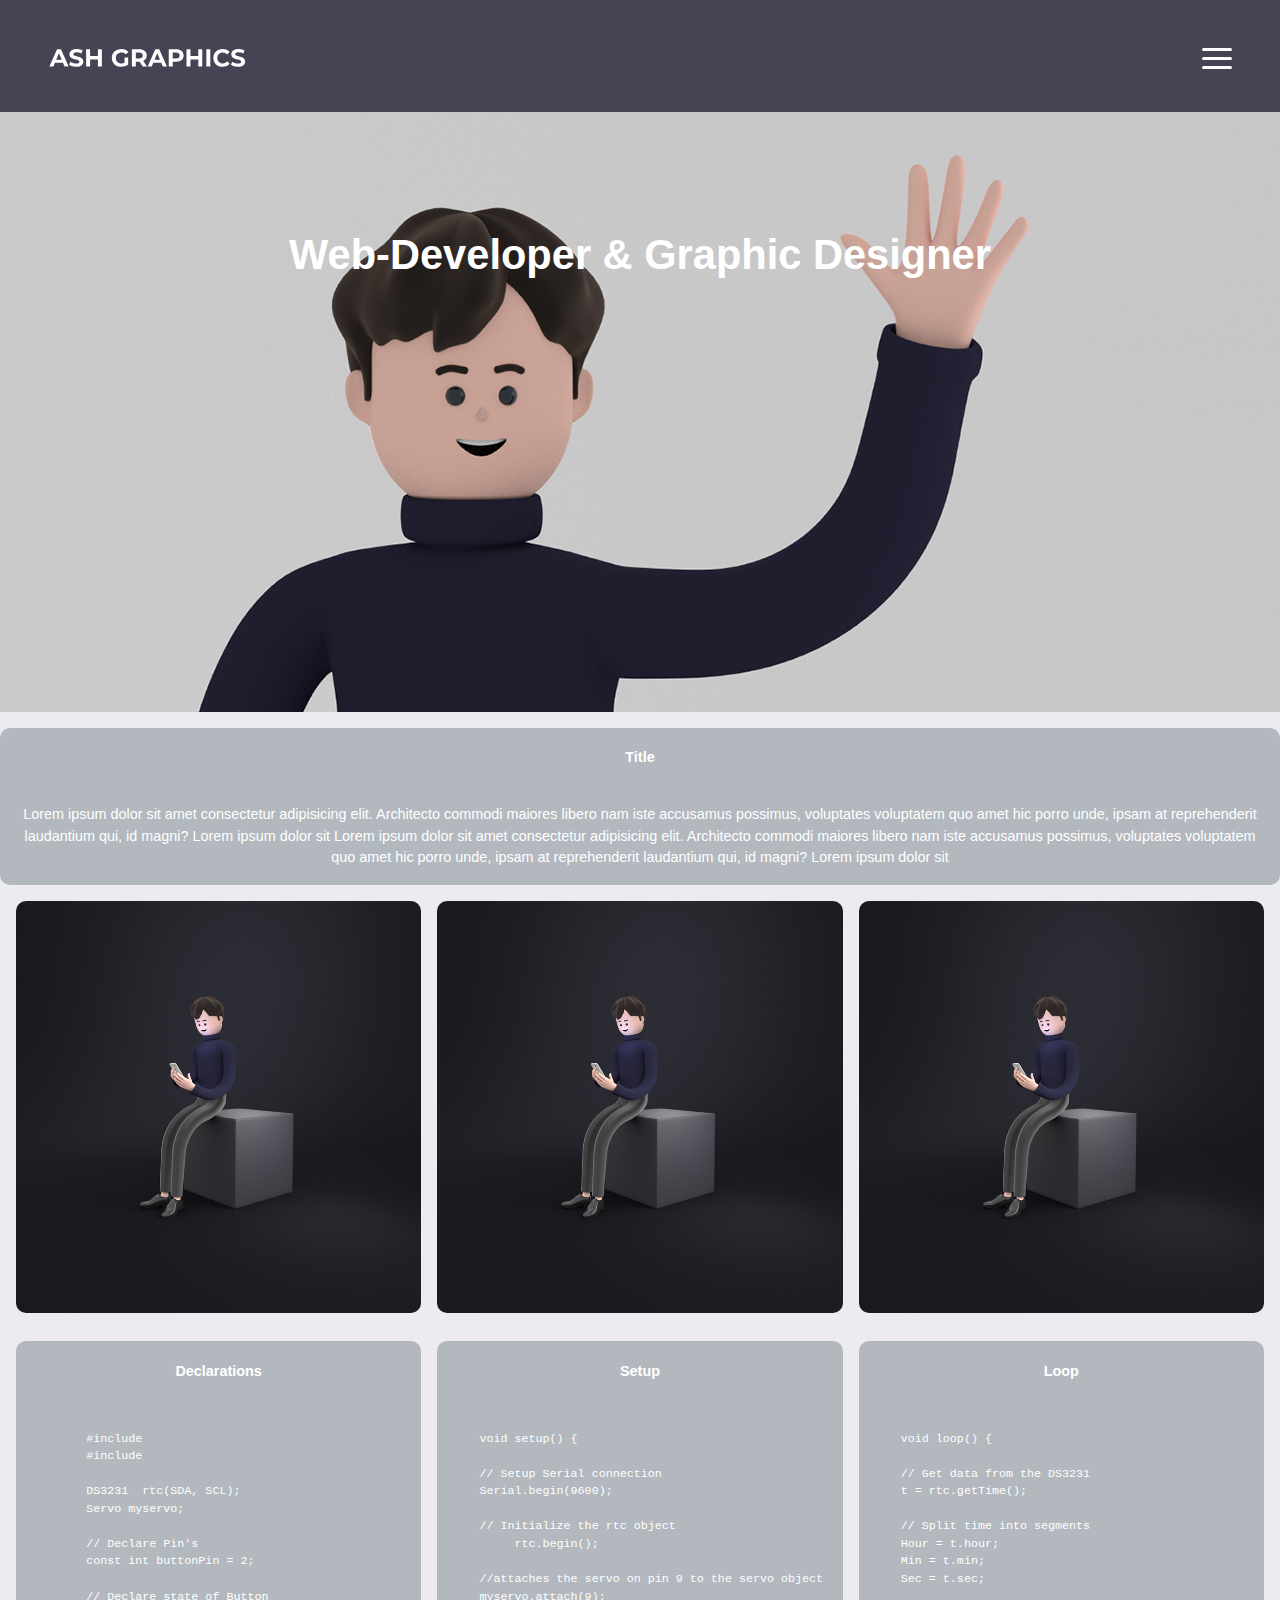
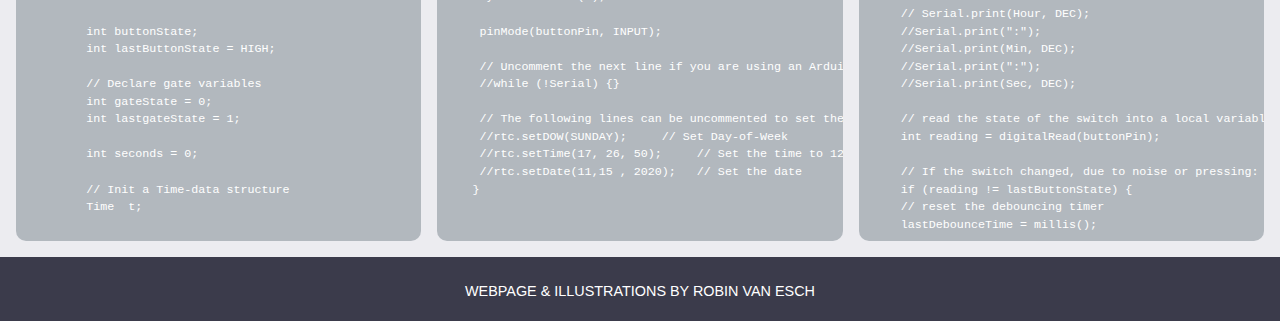
<file: Portfolio-V3/projects.html>
<!doctype html>
<html lang="en">

<head>
  <script src="https://ajax.googleapis.com/ajax/libs/jquery/3.5.1/jquery.min.js"></script>

  <meta charset="utf-8">
  <meta name="viewport" content="width=device-width, initial-scale=1, shrink-to-fit=no">
  <link rel="preconnect" href="https://fonts.gstatic.com">
  <link href="https://fonts.googleapis.com/css2?family=Josefin+Sans:wght@700&display=swap" rel="stylesheet">


  <link rel="stylesheet" href="css/style.css">
  <title>ASH Graphics</title>
</head>
<!--Light-theme is base, Dark-modus can be toggled in the navigation bar-->

<body class="light-theme w100 m0">

  <header>

    <div class="header-background light-theme w100 pfixed">
      <a href="index.html">
        <img src="images/icons/logo.svg" class="logo1" alt="200x20">
        <img src="images/icons/logo2.svg" class="logo2" alt="20x20">
      </a>
      <nav class="main-nav">
        <a class="toggle-button dflex pfixed">
          <span class="bar1 bars w100"></span>
          <span class="bar2 bars w100"></span>
          <span class="bar3 bars w100"></span>
        </a>
        <div class="nav-links w100 pfixed">
          <ul class="dflex m0 p0">
            <li> <a href="">Home</a>
            </li>
            <li> <a href="projects.html">Blog</a>
            </li>
            <li> <a href="contact.html">Contact</a>
            </li>
            <li> <img src="images/icons/darkmode.svg" class="darkmode" alt="20x20">
            </li>
          </ul>
        </div>
      </nav>
    </div>
  </header>
  <div class="contact contact-header light-theme p0">
    <h1>Web-Developer & Graphic Designer</h1>
  </div>
  <div class="textarea dflex light-theme ">
    <h4>Title</h4>
    <p>Lorem ipsum dolor sit amet consectetur adipisicing elit. Architecto commodi maiores libero nam iste accusamus possimus, voluptates voluptatem quo amet hic porro unde, ipsam at reprehenderit laudantium qui, id magni? Lorem ipsum dolor sit
      Lorem ipsum dolor sit amet consectetur adipisicing elit. Architecto commodi maiores libero nam iste accusamus possimus, voluptates voluptatem quo amet hic porro unde, ipsam at reprehenderit laudantium qui, id magni? Lorem ipsum dolor sit
    </p>
</div>  
    <div class="gridbox-blog">
      <div class="image-box light-theme">
        <img class="images w100" alt="800x1067" src="./images/character-phone.jpg"> 
      </div>
    <div class="image-box light-theme">
      <img class="images w100" alt="800x1067" src="./images/character-phone.jpg"> 
    </div>
    <div class="image-box light-theme">
      <img class="images w100" alt="800x1067" src="./images/character-phone.jpg"> 
    </div>
    <div class="textarea dflex light-theme ">
      <h4>Declarations</h4>
      <pre>
        <code>        
          #include <Servo.h>
          #include <DS3231.h>
            
          DS3231  rtc(SDA, SCL);
          Servo myservo;  
            
          // Declare Pin's
          const int buttonPin = 2;    
             
          // Declare state of Button
            
          int buttonState;            
          int lastButtonState = HIGH;  
            
          // Declare gate variables
          int gateState = 0;
          int lastgateState = 1;
            
          int seconds = 0;
            
          // Init a Time-data structure
          Time  t;
            
          // Declare Time Variables
          int Hour;
          int Min;
          int Sec;
    
          unsigned long lastDebounceTime = 0;  
          unsigned long debounceDelay = 50;    
      </code>
    </pre>
</div>
<div class="textarea dflex light-theme ">
  <h4>Setup</h4>
  <pre>
    <code>        
      void setup() {
  
      // Setup Serial connection
      Serial.begin(9600);
        
      // Initialize the rtc object
           rtc.begin();

      //attaches the servo on pin 9 to the servo object
      myservo.attach(9); 
     
      pinMode(buttonPin, INPUT);
      
      // Uncomment the next line if you are using an Arduino Leonardo
      //while (!Serial) {}
       
      // The following lines can be uncommented to set the date and time
      //rtc.setDOW(SUNDAY);     // Set Day-of-Week 
      //rtc.setTime(17, 26, 50);     // Set the time to 12:00:00 (24hr format)
      //rtc.setDate(11,15 , 2020);   // Set the date 
     }
    </code>
  </pre>
</div>
<div class="textarea dflex light-theme ">
  <h4>Loop</h4>
  <pre>
    <code>        
      void loop() {

      // Get data from the DS3231
      t = rtc.getTime();
      
      // Split time into segments
      Hour = t.hour;
      Min = t.min;
      Sec = t.sec;
    
      // Serial.print(Hour, DEC);
      //Serial.print(":");
      //Serial.print(Min, DEC);
      //Serial.print(":");
      //Serial.print(Sec, DEC);

      // read the state of the switch into a local variable:
      int reading = digitalRead(buttonPin);

      // If the switch changed, due to noise or pressing:
      if (reading != lastButtonState) {
      // reset the debouncing timer
      lastDebounceTime = millis();
      }
    
      if ((millis() - lastDebounceTime) > debounceDelay) {
      // delay, so take it as the actual current state:
    
      // if the button state has changed:
      if (reading != buttonState) {
          buttonState = reading;
    
      // only toggle the LED if the new button state is HIGH
      if (buttonState == HIGH) {
            
      if(gateState == 1){ 
        gateState = 0;
        lastgateState = 1;
      }else {
      gateState = 1;
      lastgateState = 0;

      }
      }   
      if(buttonState == HIGH && gateState == 1){
      // Serial.println("Gate is closing");
      myservo.write(0);
      delay(3000);
      myservo.write(90);
      //  Serial.println("Gate is now shut");
    
      }else if(buttonState == HIGH && gateState == 0){
      // Serial.println("Gate is opening");
      myservo.write(180);
      delay(3000);
      myservo.write(90);
      // Serial.println("Gate is now open");   
      } 
      }  
      }
    
      //Opening Gate at  given time, only if de gate is not open already.
      if(Hour == 17 && Min == 32 && Sec == 10 && gateState == 0 ){
        
      myservo.write(0);
      delay(3000);
      myservo.write(90);
      delay(300);
      gateState = 1;
      Serial.println("Gate is now open");
      }
    
      //Closing Gate at  given time, only if de gate is not closed already.
      if(Hour == 19 && Min == 33 && Sec == 10 && gateState == 1 ){
        
      myservo.write(180);
      delay(3000);
      myservo.write(90);
      delay(300);
      gateState = 0;
      Serial.println("Gate is now shut");
      }
      }
    </code>
  </pre>
</div>
  </div>
    <footer class="footer"></footer>

    <script src="js/app.js"></script>
    <script src="https://code.jquery.com/jquery-3.3.1.slim.min.js"
      integrity="sha384-q8i/X+965DzO0rT7abK41JStQIAqVgRVzpbzo5smXKp4YfRvH+8abtTE1Pi6jizo"
      crossorigin="anonymous"></script>
  </body>
  
  </html>
</file>
<file: Portfolio-V2/css/style.css>
/*CSS variables*/
:root {
  --light-bg-color: rgb(236, 236, 240);
  --dark-bg-color: rgb(21, 21, 22);
  --slate-bg-color:  rgb(59, 59, 75);
  --darkslate-bg-color: rgb(43, 43, 61);
  --white: #fff;
  --filter1: saturate(1); 
  --filter2: sepia(0.5);
  --fontBold: 'Josefin Sans', sans-serif;
  --fontBase: 'Saira Semi Condensed', sans-serif; 
  --tShadow:  1px 1px 2px var(--dark-bg-color);
}

/************************************************** Theme Variables*/
.dark-theme {
--headerBg: var(--darkslate-bg-color);
--jumbotronBg: var(--slate-bg-color);
--mainBg: var(--slate-bg-color);
--contactBg: var(--filter2);
}
.light-theme {
  --headerBg: var(--slate-bg-color);
  --jumbotronBg: var(--light-bg-color);
  --mainBg: var(--light-bg-color);
  --contactBg: var(--filter1);
} 

body {
  font-family: var(--fontBase);
  text-align: center;
  font-size: 0.9em;
  line-height: 1.5;
  background-color: var(--mainBg);
  color: var(--white); 
  
  
}
/************************************************** Base Text settings*/
h1, h2 , h3, p, a {
  color: var(--white);
  text-decoration: none;
}

.textbox {
  font-size: 1rem;
  font-family: var(--fontBold);
  text-transform: uppercase;
  display: none;
  position: absolute;
  top: 90%;
  left: 50%;
  transform: translate(-50%, -50%);
}

html{
  scroll-behavior: smooth;
}
.header-background {
  opacity: 95%;
  z-index: 1;
  top: 0;
  left: 0;
  position: fixed;
  width: 100%;
  height: 7rem;
  background-color: var(--headerBg);
}

/************************************************** Logo*/

.logo1, .logo2 {
  animation: fade ease-in-out 3s infinite;
  -webkit-animation: fade ease-in-out 3s infinite;
  -moz-animation: fade ease-in-out 3s infinite;
  -o-animation: fade ease 3s infinite;
  -ms-animation: fade ease 3s infinite;
}
@keyframes fade {
  100% {opacity: 100%;}
  85% {opacity: 65%;}
}
.logo1, .logo2 {
  float: left;
  margin-top: 3rem;
  margin-left: 3rem;
}
.logo2 {
  display: none;
}


/************************************************** Nav*/

.darkmode {
  
  color: var(--white);
  padding: 2rem;
}
.darkmode.active {
  filter: invert(1);
}

.nav-links {
  margin-top: 4px;
  width: 100%;
  left: 0;
  
  display: none;
  position: fixed;
  
  
  
}
.nav-links.active {
  height: 7rem;
  display: flex;
  justify-content: center;
  
  
  
}
.nav-links ul{
  
  margin-top: 4px;
  align-items: center;
  margin: 0;
  padding: 0;
  display: flex;
  height: 7rem;
  

}
.nav-links li {
 
  list-style: none;

  

}
.nav-links li a {
  justify-content: space-between;
  text-decoration: none;
  text-transform: uppercase;
  color: var(--white);
  padding: 2rem;
  display: block;

  -webkit-transition: all .3s ease;
  -moz-transition: all .3s ease;
   transition: all .3s ease;
}

/************************************************** Button*/
.toggle-button {
  z-index: 1;
  position: fixed;
  justify-content: space-between;
  display: flex;
  flex-direction: column;
  top: 3rem;
  
  right: 3rem;
  width: 30px;
  height: 21px;
  
  -webkit-transition: all .7s ease;
  -moz-transition: all .7s ease;
   transition: all .7s ease;

   
}
.toggle-button.active {
  width: 30px;
  top: 3rem;
  
 
  transform: rotate(90deg);
  
  display: flex;
  -webkit-transition: all .7s ease;
  -moz-transition: all .7s ease;
   transition: all .7s ease;
  

}
.bar1, .bar2, .bar3 {
  
  height: 3px;
  width: 100%;
  background-color: var(--white);
  border-radius: 10px;

  -webkit-transition: all .7s ease;
  -moz-transition: all .7s ease;
   transition: all .7s ease;
  
  
}

/************************************************** Boxes*/
.about {

background-image: url(../images/banners/network-banner.png);
background-size: cover;
background-repeat: no-repeat;
background-position: center;
width: 100%;
height: 1000px;
}
.portfolio {
  font-family: var(--fontBold);
  text-transform: uppercase;
  height: 500px;
}
.about h1 {
  padding-top: 1rem;
  font-size: 2rem;
}
.about p {
  padding-top: 0.5rem;
  font-size: 1rem;
}
.about-img {
  padding: 1rem;
}
.infobox h1 {
  
    font-size: 3em;
    
}
.infobox p {
    padding-top: 9rem;
    
    font-size: 1rem;
}
.infobox {
  
  
  padding-top: 5rem;
  
  
  text-shadow: 2px 1px 2px var(--dark-bg-color);
}

.jumbotron{
  margin-top: 7rem;
  background-color: var(--jumbotronBg);
  padding: 0;
}

.gallery {
  padding-bottom: 8rem;
}

/************************************************** Grid Image Container*/

.row {
  margin: 1rem;
  position: relative;
}

#illustration-overlay {
  margin-top: 7rem;
  
}
#illustration-overlay .jumbotron {
margin-top: 0;
}

/************************************************** Images*/
* {
  transition: background-color 0.6s ease, color 1s ease;
}
.about-img {
  margin-top: 3rem;
width: 20rem;
}
.contact-img {
  filter: var(--contactBg);
}
.image-box{
height: fit-content;
margin-bottom: 1.5rem;
}
.images{
  border-radius: 10px;
  max-width: 100%;
  max-height: 800px;
  
  
}

/************************************************** Contact*/
.main-contact {
  padding: 0;
  border-radius: 0;
  filter: var(--contactBg);
}
.contact {
  display: block;
  background-image: url(../images/banners/contact-banner.jpg);
  background-size: cover;
  background-repeat: no-repeat;
  background-position: center;
  width: 100%;
  height: 600px;  
  padding-top: 17rem;
  font-size: 1.3rem;
}


/************************************************** footer*/
.footer{
  height: 4rem;
  background-color: var(--headerBg);

  text-transform: uppercase;
}
.footer p {
  padding-top: 1.5rem;
}
  
/************************************************** Hover Configs*/
a:hover, .darkmode:hover{ 
  cursor: pointer; 
  text-decoration: none;
  
}
.nav-links li :hover{
  font-weight: bold;
  
 }
.image-box:hover  {
  
  filter: saturate(1.5);
transform: scale(1.05);
-webkit-transition: all .7s ease-in-out;
  -moz-transition: all .7s ease-in-out;
   transition: all .7s ease-in-out;
   
}
.image-box:hover .textbox{ 
  display: block; 
}

/************************************************** Queries*/
@media all and (max-width: 1200px) {



  .main-nav {
    flex-direction: row;
    display: flex;
  justify-content: center;
  
    
    
    -webkit-transition: all 1s ease;
    -moz-transition: all 1s ease;
    transition: all 1s ease;
  
    
    
    
  }
  .nav-links ul {
    
    flex-direction: row;
    
   
    
  }
  
  

  .nav-links.active {
    display: flex;
    

    -webkit-transition: all 0.7s ease;
  -moz-transition: all 0.7s ease;
  transition: all 0.7s ease;
  
    
    
  }
  
}
@media all  and (min-width: 1100px){ 
  .nav-links li  a {
    padding: 3rem;
  }
}
@media all  and (max-width: 890px){ 
  .logo1{
    display: none;
  }

  .logo2{
    display: block;
    
  }
}
@media all  and (max-width: 600px){ 
  
  .nav-links li  a {
    font-size: 80%;
    padding: 1rem;
  }

}
@media all  and (max-width: 520px){ 
  .nav-links {
    margin-top: 4rem;
      
    justify-content: center;
  }
  .header-background.active {
    height: 10rem;
  }
  .logo1{
    display: block;
    
  }

  .logo2{
    display: none;
  }
}
@media all  and (max-width: 480px){
.col-6 {
  flex: 0 0 100%;
  max-width: 100%;
}
.footer p{
font-size: 0.6rem;
}
.portfolio h1 {
  font-size: 1.6rem;
}
}
</file>
<file: Portfolio-V3/css/style.css>
/*CSS variables*/
:root {
  --light-bg-color: rgb(236, 236, 240);
  --dark-bg-color: rgb(21, 21, 22);
  --slate-bg-color:  rgb(59, 59, 75);
  --light-slate-color: #b2b8be;
  --darkslate-bg-color: rgb(43, 43, 61);
  --white: #fff;
  --filter1: saturate(1); 
  --filter2: sepia(0.5);
  --fontBold: 'Josefin Sans', sans-serif;
  --fontBase: 'Saira Semi Condensed', sans-serif; 
  --tShadow:  1px 1px 2px var(--dark-bg-color);
}

/************************************************** Theme Variables*/
.dark-theme {
--headerBg: var(--darkslate-bg-color);
--mainBg: var(--slate-bg-color);
--contactBg: var(--filter2);
}
.light-theme {
  --headerBg: var(--slate-bg-color);
  --mainBg: var(--light-bg-color);
  --contactBg: var(--filter1);
} 

body {
  font-family: var(--fontBase);
  text-align: center;
  font-size: 0.9em;
  line-height: 1.5;
  background-color: var(--mainBg);
  color: var(--white); 
 
  
}
.w100 {
  width: 100%;
}
.dflex {
  display: flex;
}
.pfixed {
  position: fixed;
}
.m0{
  margin: 0;
}
.p0{
  padding: 0;
}
.fBold {
  font-family: var(--fontBold);
}

xmp{ white-space:pre-wrap; word-wrap:break-word; }
/************************************************** Base Text settings*/
h1, h2 , h3, h4 p, a {
  color: var(--white);
  text-decoration: none;
}

html{
  scroll-behavior: smooth;
}
.header-background {
  opacity: 95%;
  z-index: 1;
  top: 0;
  left: 0;
  position: fixed;
  height: 7rem;
  background-color: var(--headerBg);
}

/************************************************** Logo*/

.logo1, .logo2 {
  animation: fade ease-in-out 3s infinite;
  -webkit-animation: fade ease-in-out 3s infinite;
  -moz-animation: fade ease-in-out 3s infinite;
  -o-animation: fade ease 3s infinite;
  -ms-animation: fade ease 3s infinite;
}
@keyframes fade {
  100% {opacity: 100%;}
  85% {opacity: 65%;}
}
.logo1, .logo2 {
  float: left;
  margin-top: 3rem;
  margin-left: 3rem;
}
.logo2 {
  display: none;
}
/************************************************** Nav*/

.darkmode {
  color: var(--white);
  padding: 2rem;
  cursor: pointer; 
}
.darkmode.active {
  filter: invert(1);
}

.nav-links {
  margin-top: 4px;
  left: 0;
  display: none;
  position: fixed;
 
}
.nav-links.active {
  height: 7rem;
  display: flex;
  justify-content: center; 
}
.nav-links ul{
  align-items: center;
  height: 7rem;
}
.nav-links li {
  list-style: none;
}
.nav-links li a {
  justify-content: space-between;
  text-decoration: none;
  text-transform: uppercase;
  color: var(--white);
  padding: 2rem;
  display: block;
  -webkit-transition: all .3s ease;
  -moz-transition: all .3s ease;
   transition: all .3s ease;
}

/************************************************** Button*/
.toggle-button {
  z-index: 1;
  position: fixed;
  justify-content: space-between;
  cursor: pointer; 
  flex-direction: column;
  top: 3rem;
  right: 3rem;
  width: 30px;
  height: 21px;
  -webkit-transition: all .7s ease;
  -moz-transition: all .7s ease;
   transition: all .7s ease;

   
}
.toggle-button.active {
  width: 30px;
  top: 3rem;
  transform: rotate(630deg);
  -webkit-transition: all .7s ease;
  -moz-transition: all .7s ease;
   transition: all .7s ease;
  
}
.bars {
  height: 3px;
  background-color: var(--white);
  border-radius: 10px;
  -webkit-transition: all .7s ease;
  -moz-transition: all .7s ease;
   transition: all .7s ease;
}

/************************************************** Boxes*/
.about {
  padding-top: 5rem;
background-image: url(../images/banners/network-banner.png);
background-size: cover;
background-repeat: no-repeat;
background-position: center;
height: 1000px;
}
.about h1 {
  padding-top: 1rem;
  font-size: 2rem;
}
/************************************************** Grid Image Container*/
.gridbox {
  display: grid;
  justify-content: space-evenly;
  margin: 1rem;
  grid-template-columns:auto auto auto;
  grid-auto-rows: minmax(150px, auto);
  grid-gap: 2em;
  column-gap: 2rem; 
}
.gridbox-blog {
  display: grid;
  justify-content: space-evenly;
  margin: 1rem;
  grid-template-columns: auto auto auto;
  grid-gap: 2em;
  column-gap: 1rem; 
}
/************************************************** Images*/
* {
  transition: background-color 0.6s ease, color 1s ease;
}
.about-img {
  border-radius: 50%;
  margin-top: 3rem;
width: 20rem;
}
.contact-img {
  filter: var(--contactBg);
}
.image-box{
overflow: hidden;
}
.images{
  height: 100%;
  width: 100%;
  border-radius: 10px;
  max-height: 100%;
}
.textbox {
  background-color: var(--dark-bg-color);
  opacity: 90%;
  width: 50%;
  height: 100%;
  text-transform: uppercase;
  border-top-left-radius: 10px;
  border-bottom-left-radius: 10px;
  align-items: center;
  display: none;
  position: absolute;
  flex-direction: column;
  justify-content: center;
  overflow: hidden;
}
.textbox p{
  font-size: 0.7rem;
  max-width: 150px; 
}



pre {
  text-align:left;
  overflow: auto;
}

.textarea {
  min-width: 100%;
  border-radius: 10px;
  background-color: var(--light-slate-color);
  max-height: 500px;
  flex-direction: column;
}
.textarea p {
  margin: 1rem;
}
/************************************************** Contact*/
.contact {
  display: block;
  background-image: url(../images/banners/character-banner.jpg);
  background-size: cover;
  background-repeat: no-repeat;
  background-position: center;
  height: 600px;  
  font-size: 1.3rem;
}
.contact-header {
  margin-top: 7rem;
margin-bottom: 1rem;
}

.contact-header h1 {
 padding-top: 7rem;
}

.contact h2 {
padding-top: 300px;
}




/************************************************** footer*/
.footer{
  height: 4rem;
  background-color: var(--headerBg);
  text-transform: uppercase;
}
.footer p {
  padding-top: 1.5rem;
}
  
/************************************************** Hover Configs*/
.nav-links a:hover{
transform: skewX(-20deg);

  
 }
.image-box:hover  {
  border-radius: 10px;
  transform: scale(1.03);
  -webkit-transition: all .7s ease-in-out;
  -moz-transition: all .7s ease-in-out;
   transition: all .7s ease-in-out;
}
.image-box:hover .textbox { 
  z-index: 1;
  top: 0;
  overflow: hidden;
  display: flex;
}
.image-box:hover .images{
  filter: saturate(1.2);
}

/************************************************** Queries*/
@media all and (max-width: 900px) {

  .main-nav {
    flex-direction: row;
    display: flex;
    justify-content: center;
    -webkit-transition: all 1s ease;
    -moz-transition: all 1s ease;
    transition: all 1s ease;
  }
  .nav-links ul {
    flex-direction: row;
  }

  .nav-links.active {
    display: flex;
    -webkit-transition: all 0.7s ease;
  -moz-transition: all 0.7s ease;
  transition: all 0.7s ease;
    
  }

  .gridbox {
    grid-template-columns: auto auto;
  }
  .gridbox-blog {
    grid-template-columns: auto auto auto;
  }
}
@media all  and (min-width: 1100px){ 
  .nav-links li  a {
    padding: 3rem;
  }
}

@media all  and (max-width: 890px){ 
  .logo1{
    display: none;
  }

  .logo2{
    display: block;
  }
}
@media all  and (max-width: 600px){ 
  
  .nav-links li  a {
    font-size: 80%;
    padding: 1rem;
  }

}
@media all  and (max-width: 520px){ 
  .nav-links {
    margin-top: 4rem;
      
    justify-content: center;
  }
  .header-background.active {
    height: 10rem;
  }
  .logo1{
    display: block;
    
  }
  .logo2{
    display: none;
  }
}
@media all  and (max-width: 630px){

.footer p{
font-size: 0.6rem;
}
.textbox h1 {
  font-size: 1.6rem;
}

.gridbox {
  grid-template-columns: auto;
}
.gridbox-blog {
  grid-template-columns: auto;
}
}
</file>
